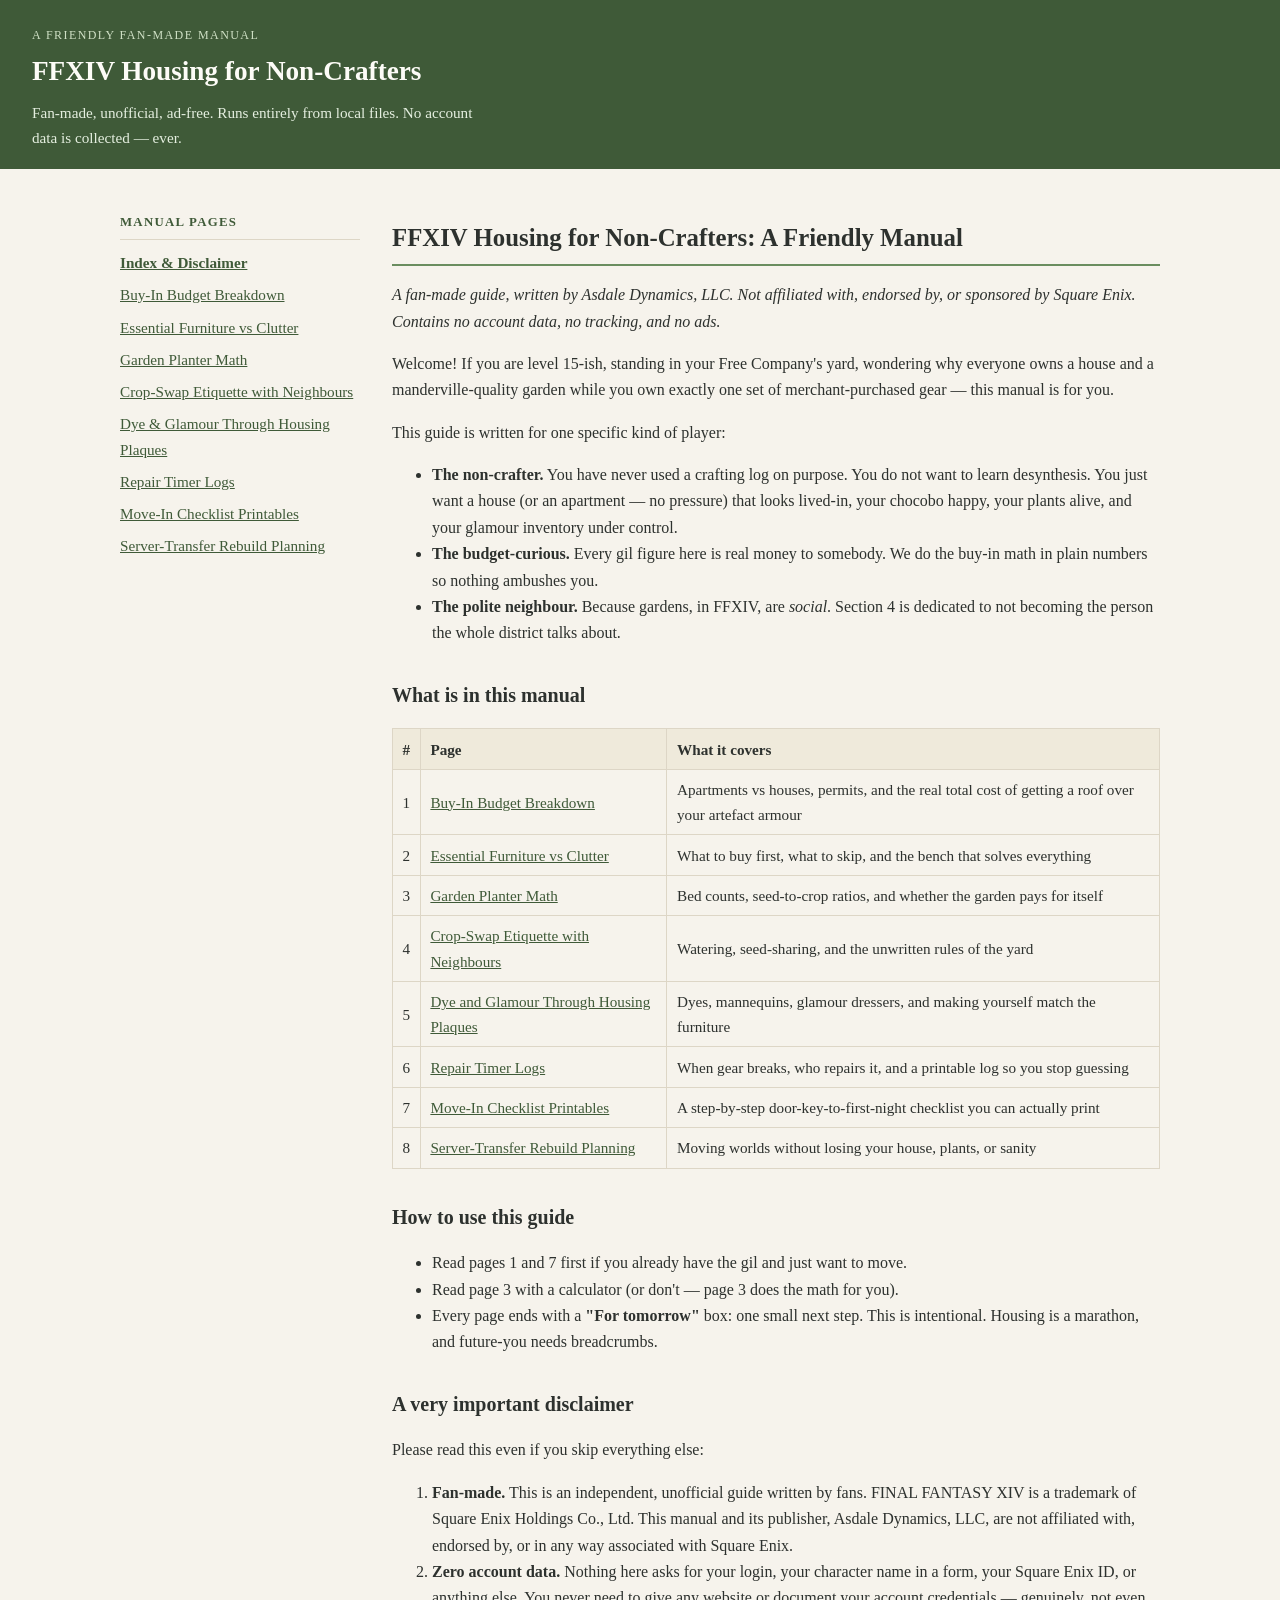
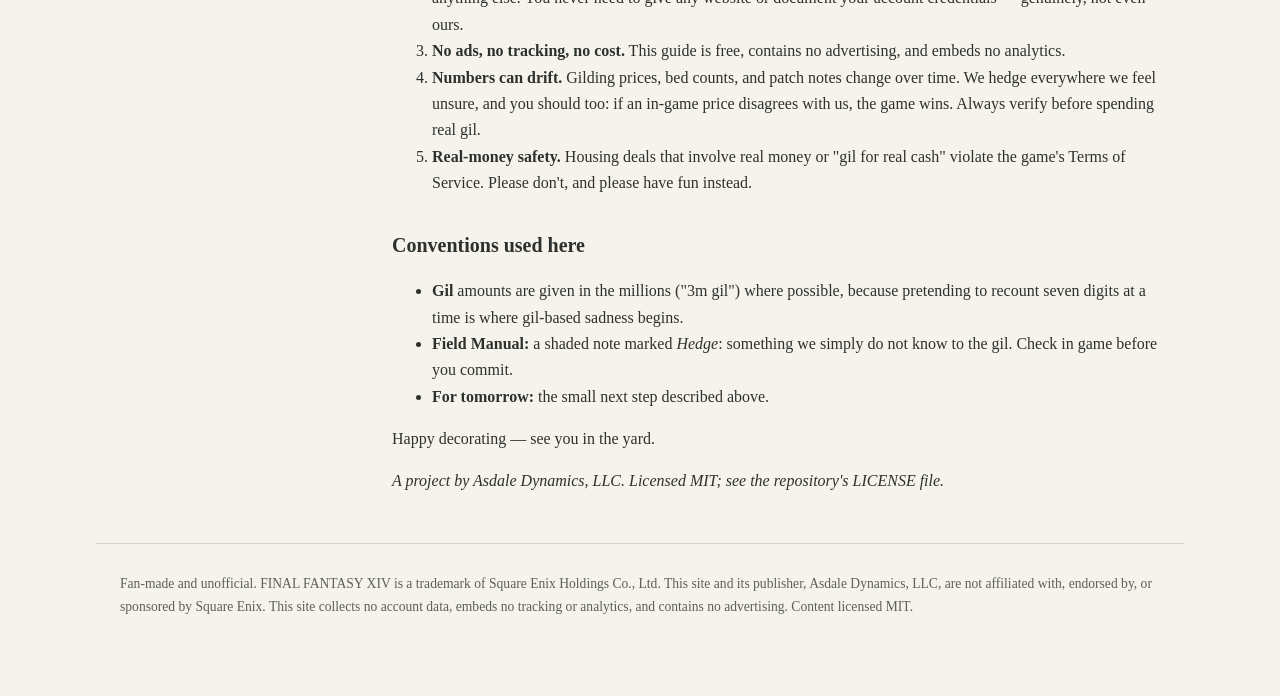
<file: site/index.html>
<!DOCTYPE html>
<html lang="en">
<head>
<meta charset="utf-8">
<meta name="viewport" content="width=device-width, initial-scale=1">
<meta name="robots" content="noindex, nofollow">
<meta name="description" content="FFXIV Housing for Non-Crafters: A Friendly Manual {#ffxiv-housing-for-noncrafters-a-friendly-manual} — A friendly fan-made manual. No ads, no tracking, no account data.">
<title>FFXIV Housing for Non-Crafters: A Friendly Manual {#ffxiv-housing-for-noncrafters-a-friendly-manual} — FFXIV Housing for Non-Crafters</title>
<link rel="stylesheet" href="assets/style.css">
</head>
<body>
<header class="site-header">
  <p class="kicker">A friendly fan-made manual</p>
  <h1 class="site-title"><a href="index.html">FFXIV Housing for Non-Crafters</a></h1>
  <p class="tagline">Fan-made, unofficial, ad-free. Runs entirely from local
  files. No account data is collected — ever.</p>
</header>
<div class="layout">
<nav aria-label="Manual pages">
  <h2 class="nav-title">Manual pages</h2>
  <ul class="nav-list">
<li class="active"><a href="index.html">Index &amp; Disclaimer</a></li>
<li><a href="01-buy-in-budget-breakdown.html">Buy-In Budget Breakdown</a></li>
<li><a href="02-essential-furniture-vs-clutter.html">Essential Furniture vs Clutter</a></li>
<li><a href="03-garden-planter-math.html">Garden Planter Math</a></li>
<li><a href="04-crop-swap-etiquette-with-neighbours.html">Crop-Swap Etiquette with Neighbours</a></li>
<li><a href="05-dye-and-glamour-through-housing-plaques.html">Dye &amp; Glamour Through Housing Plaques</a></li>
<li><a href="06-repair-timer-logs.html">Repair Timer Logs</a></li>
<li><a href="07-move-in-checklist-printables.html">Move-In Checklist Printables</a></li>
<li><a href="08-server-transfer-rebuild-planning.html">Server-Transfer Rebuild Planning</a></li>
  </ul>
</nav>
<main>
<h1 id="ffxiv-housing-for-noncrafters-a-friendly-manual">FFXIV Housing for Non-Crafters: A Friendly Manual</h1>
<p><em>A fan-made guide, written by Asdale Dynamics, LLC. Not affiliated with, endorsed by,
or sponsored by Square Enix. Contains no account data, no tracking, and no ads.</em></p>
<p>Welcome! If you are level 15-ish, standing in your Free Company's yard, wondering
why everyone owns a house and a manderville-quality garden while you own exactly
one set of merchant-purchased gear — this manual is for you.</p>
<p>This guide is written for one specific kind of player:</p>
<ul>
<li><strong>The non-crafter.</strong> You have never used a crafting log on purpose. You do not
  want to learn desynthesis. You just want a house (or an apartment — no pressure)
  that looks lived-in, your chocobo happy, your plants alive, and your glamour
  inventory under control.</li>
<li><strong>The budget-curious.</strong> Every gil figure here is real money to somebody. We do
  the buy-in math in plain numbers so nothing ambushes you.</li>
<li><strong>The polite neighbour.</strong> Because gardens, in FFXIV, are <em>social</em>. Section 4 is
  dedicated to not becoming the person the whole district talks about.</li>
</ul>
<h2 id="what-is-in-this-manual">What is in this manual</h2>
<table>
<thead>
<tr>
<th>#</th>
<th>Page</th>
<th>What it covers</th>
</tr>
</thead>
<tbody>
<tr>
<td>1</td>
<td><a href="01-buy-in-budget-breakdown.html">Buy-In Budget Breakdown</a></td>
<td>Apartments vs houses, permits, and the real total cost of getting a roof over your artefact armour</td>
</tr>
<tr>
<td>2</td>
<td><a href="02-essential-furniture-vs-clutter.html">Essential Furniture vs Clutter</a></td>
<td>What to buy first, what to skip, and the bench that solves everything</td>
</tr>
<tr>
<td>3</td>
<td><a href="03-garden-planter-math.html">Garden Planter Math</a></td>
<td>Bed counts, seed-to-crop ratios, and whether the garden pays for itself</td>
</tr>
<tr>
<td>4</td>
<td><a href="04-crop-swap-etiquette-with-neighbours.html">Crop-Swap Etiquette with Neighbours</a></td>
<td>Watering, seed-sharing, and the unwritten rules of the yard</td>
</tr>
<tr>
<td>5</td>
<td><a href="05-dye-and-glamour-through-housing-plaques.html">Dye and Glamour Through Housing Plaques</a></td>
<td>Dyes, mannequins, glamour dressers, and making yourself match the furniture</td>
</tr>
<tr>
<td>6</td>
<td><a href="06-repair-timer-logs.html">Repair Timer Logs</a></td>
<td>When gear breaks, who repairs it, and a printable log so you stop guessing</td>
</tr>
<tr>
<td>7</td>
<td><a href="07-move-in-checklist-printables.html">Move-In Checklist Printables</a></td>
<td>A step-by-step door-key-to-first-night checklist you can actually print</td>
</tr>
<tr>
<td>8</td>
<td><a href="08-server-transfer-rebuild-planning.html">Server-Transfer Rebuild Planning</a></td>
<td>Moving worlds without losing your house, plants, or sanity</td>
</tr>
</tbody>
</table>
<h2 id="how-to-use-this-guide">How to use this guide</h2>
<ul>
<li>Read pages 1 and 7 first if you already have the gil and just want to move.</li>
<li>Read page 3 with a calculator (or don't — page 3 does the math for you).</li>
<li>Every page ends with a <strong>"For tomorrow"</strong> box: one small next step. This is
  intentional. Housing is a marathon, and future-you needs breadcrumbs.</li>
</ul>
<h2 id="a-very-important-disclaimer">A very important disclaimer</h2>
<p>Please read this even if you skip everything else:</p>
<ol>
<li><strong>Fan-made.</strong> This is an independent, unofficial guide written by fans.
   FINAL FANTASY XIV is a trademark of Square Enix Holdings Co., Ltd. This manual
   and its publisher, Asdale Dynamics, LLC, are not affiliated with, endorsed by,
   or in any way associated with Square Enix.</li>
<li><strong>Zero account data.</strong> Nothing here asks for your login, your character name
   in a form, your Square Enix ID, or anything else. You never need to give any
   website or document your account credentials — genuinely, not even ours.</li>
<li><strong>No ads, no tracking, no cost.</strong> This guide is free, contains no advertising,
   and embeds no analytics.</li>
<li><strong>Numbers can drift.</strong> Gilding prices, bed counts, and patch notes change over
   time. We hedge everywhere we feel unsure, and you should too: if an in-game
   price disagrees with us, the game wins. Always verify before spending real gil.</li>
<li><strong>Real-money safety.</strong> Housing deals that involve real money or "gil for real
   cash" violate the game's Terms of Service. Please don't, and please have fun
   instead.</li>
</ol>
<h2 id="conventions-used-here">Conventions used here</h2>
<ul>
<li><strong>Gil</strong> amounts are given in the millions ("3m gil") where possible, because
  pretending to recount seven digits at a time is where gil-based sadness begins.</li>
<li><strong>Field Manual:</strong> a shaded note marked <em>Hedge</em>: something we simply do not know
  to the gil. Check in game before you commit.</li>
<li><strong>For tomorrow:</strong> the small next step described above.</li>
</ul>
<p>Happy decorating — see you in the yard.</p>
<p><em>A project by Asdale Dynamics, LLC. Licensed MIT; see the repository's</em>
<em>LICENSE file.</em></p>
</main>
</div>
<footer class="site-footer">
  <p>Fan-made and unofficial. FINAL FANTASY XIV is a trademark of Square Enix Holdings Co., Ltd. This site and its publisher, Asdale Dynamics, LLC, are not affiliated with, endorsed by, or sponsored by Square Enix. This site collects no account data, embeds no tracking or analytics, and contains no advertising. Content licensed MIT.</p>
</footer>
</body>
</html>
</file>
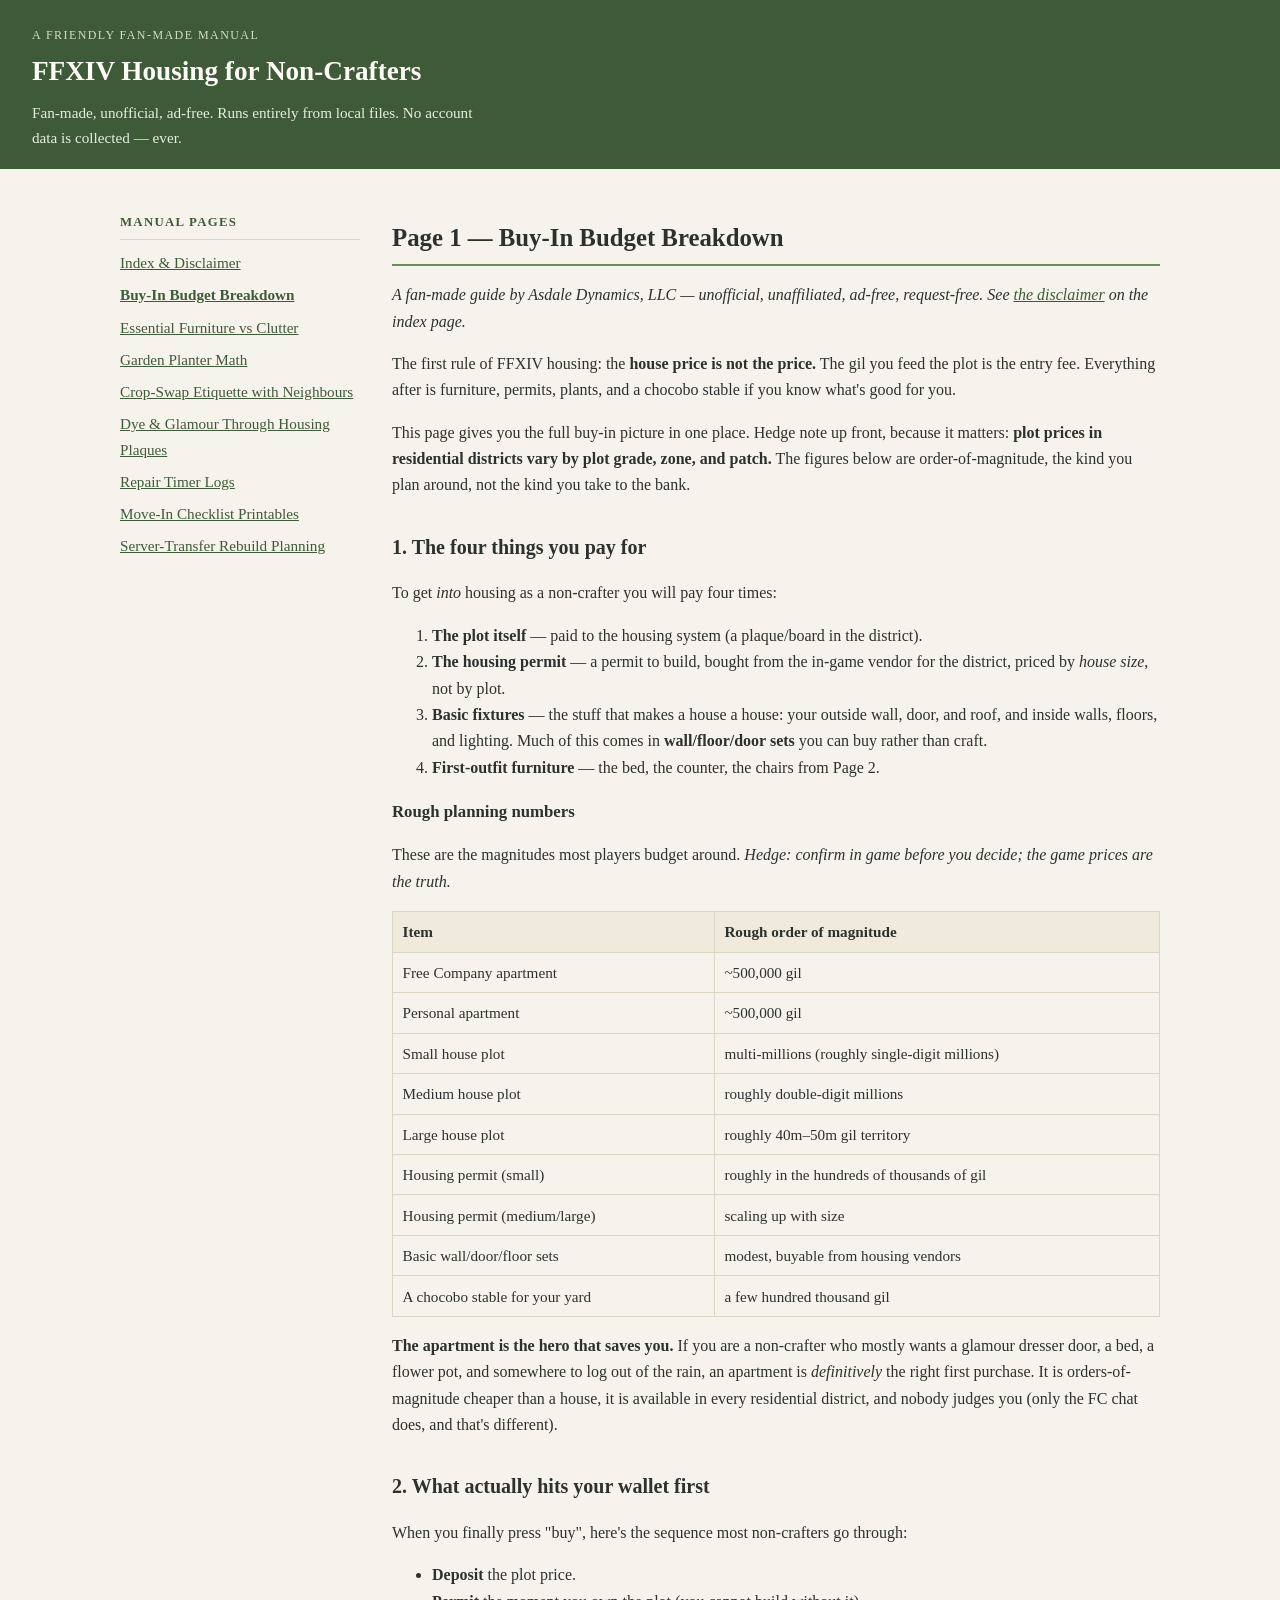
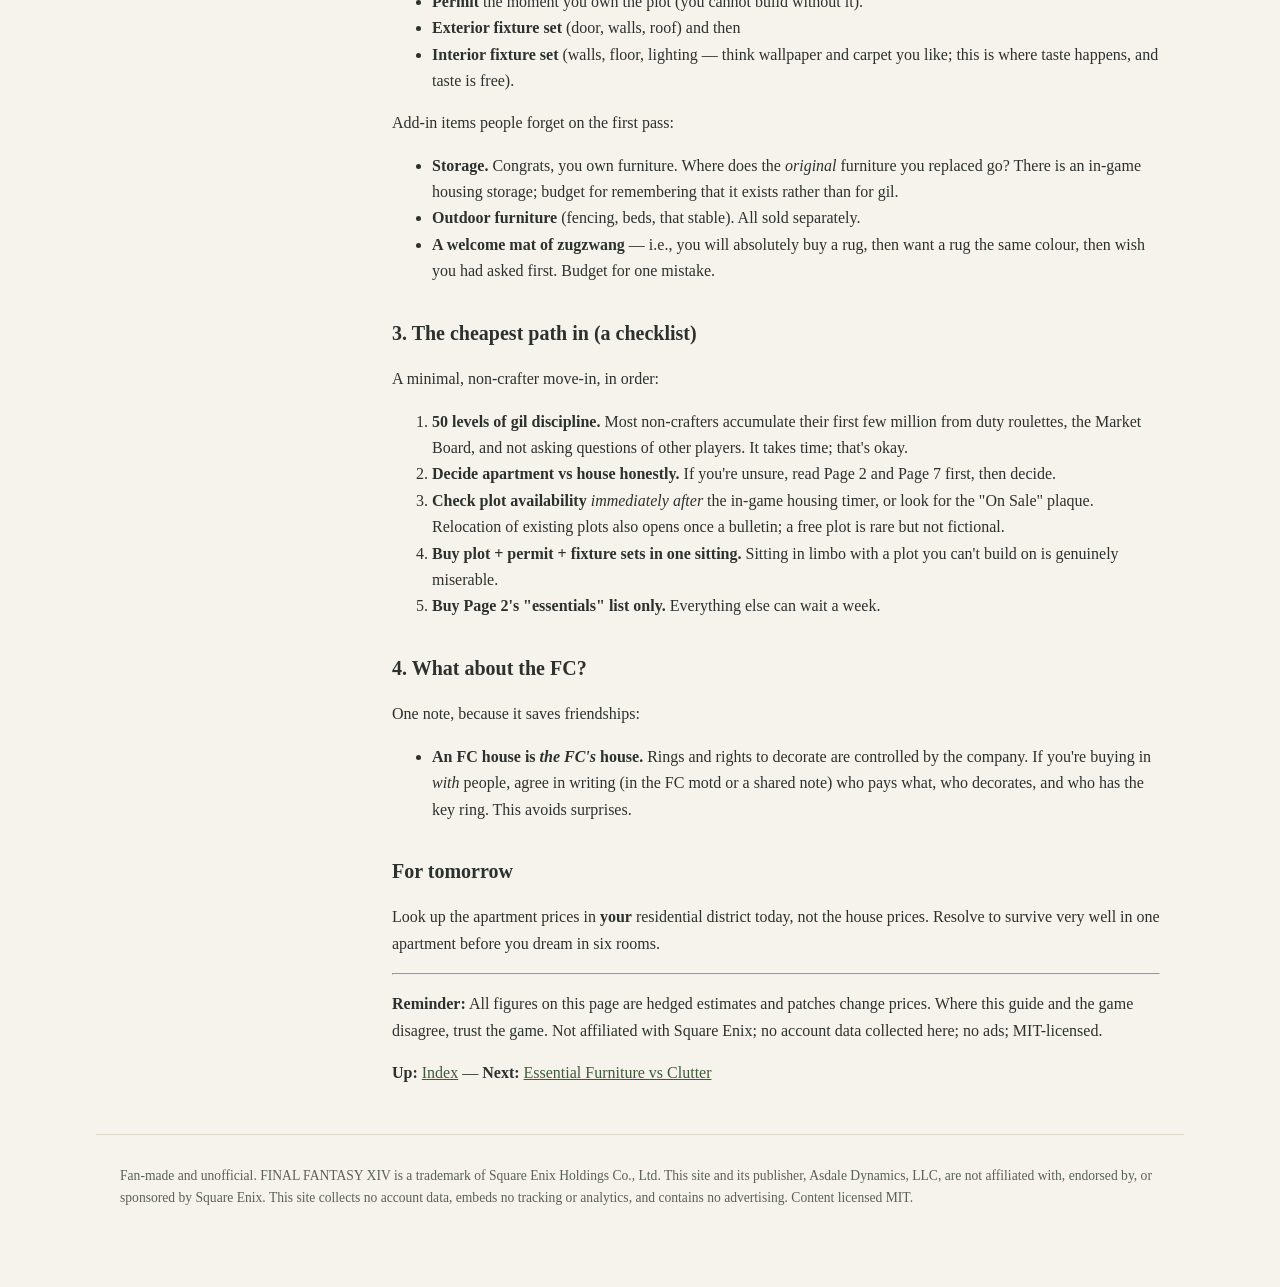
<file: site/01-buy-in-budget-breakdown.html>
<!DOCTYPE html>
<html lang="en">
<head>
<meta charset="utf-8">
<meta name="viewport" content="width=device-width, initial-scale=1">
<meta name="robots" content="noindex, nofollow">
<meta name="description" content="Page 1 — Buy-In Budget Breakdown {#page-1-buyin-budget-breakdown} — A friendly fan-made manual. No ads, no tracking, no account data.">
<title>Page 1 — Buy-In Budget Breakdown {#page-1-buyin-budget-breakdown} — FFXIV Housing for Non-Crafters</title>
<link rel="stylesheet" href="assets/style.css">
</head>
<body>
<header class="site-header">
  <p class="kicker">A friendly fan-made manual</p>
  <h1 class="site-title"><a href="index.html">FFXIV Housing for Non-Crafters</a></h1>
  <p class="tagline">Fan-made, unofficial, ad-free. Runs entirely from local
  files. No account data is collected — ever.</p>
</header>
<div class="layout">
<nav aria-label="Manual pages">
  <h2 class="nav-title">Manual pages</h2>
  <ul class="nav-list">
<li><a href="index.html">Index &amp; Disclaimer</a></li>
<li class="active"><a href="01-buy-in-budget-breakdown.html">Buy-In Budget Breakdown</a></li>
<li><a href="02-essential-furniture-vs-clutter.html">Essential Furniture vs Clutter</a></li>
<li><a href="03-garden-planter-math.html">Garden Planter Math</a></li>
<li><a href="04-crop-swap-etiquette-with-neighbours.html">Crop-Swap Etiquette with Neighbours</a></li>
<li><a href="05-dye-and-glamour-through-housing-plaques.html">Dye &amp; Glamour Through Housing Plaques</a></li>
<li><a href="06-repair-timer-logs.html">Repair Timer Logs</a></li>
<li><a href="07-move-in-checklist-printables.html">Move-In Checklist Printables</a></li>
<li><a href="08-server-transfer-rebuild-planning.html">Server-Transfer Rebuild Planning</a></li>
  </ul>
</nav>
<main>
<h1 id="page-1-buyin-budget-breakdown">Page 1 — Buy-In Budget Breakdown</h1>
<p><em>A fan-made guide by Asdale Dynamics, LLC — unofficial, unaffiliated, ad-free,
request-free. See <a href="index.html#a-very-important-disclaimer">the disclaimer</a> on
the index page.</em></p>
<p>The first rule of FFXIV housing: the <strong>house price is not the price.</strong> The gil you
feed the plot is the entry fee. Everything after is furniture, permits, plants,
and a chocobo stable if you know what's good for you.</p>
<p>This page gives you the full buy-in picture in one place. Hedge note up front,
because it matters: <strong>plot prices in residential districts vary by plot grade,
zone, and patch.</strong> The figures below are order-of-magnitude, the kind you plan
around, not the kind you take to the bank.</p>
<h2 id="1-the-four-things-you-pay-for">1. The four things you pay for</h2>
<p>To get <em>into</em> housing as a non-crafter you will pay four times:</p>
<ol>
<li><strong>The plot itself</strong> — paid to the housing system (a plaque/board in the district).</li>
<li><strong>The housing permit</strong> — a permit to build, bought from the in-game vendor for
   the district, priced by <em>house size</em>, not by plot.</li>
<li><strong>Basic fixtures</strong> — the stuff that makes a house a house: your outside wall,
   door, and roof, and inside walls, floors, and lighting. Much of this comes in
   <strong>wall/floor/door sets</strong> you can buy rather than craft.</li>
<li><strong>First-outfit furniture</strong> — the bed, the counter, the chairs from Page 2.</li>
</ol>
<h3 id="rough-planning-numbers">Rough planning numbers</h3>
<p>These are the magnitudes most players budget around. <em>Hedge: confirm in game
before you decide; the game prices are the truth.</em></p>
<table>
<thead>
<tr>
<th>Item</th>
<th>Rough order of magnitude</th>
</tr>
</thead>
<tbody>
<tr>
<td>Free Company apartment</td>
<td>~500,000 gil</td>
</tr>
<tr>
<td>Personal apartment</td>
<td>~500,000 gil</td>
</tr>
<tr>
<td>Small house plot</td>
<td>multi-millions (roughly single-digit millions)</td>
</tr>
<tr>
<td>Medium house plot</td>
<td>roughly double-digit millions</td>
</tr>
<tr>
<td>Large house plot</td>
<td>roughly 40m–50m gil territory</td>
</tr>
<tr>
<td>Housing permit (small)</td>
<td>roughly in the hundreds of thousands of gil</td>
</tr>
<tr>
<td>Housing permit (medium/large)</td>
<td>scaling up with size</td>
</tr>
<tr>
<td>Basic wall/door/floor sets</td>
<td>modest, buyable from housing vendors</td>
</tr>
<tr>
<td>A chocobo stable for your yard</td>
<td>a few hundred thousand gil</td>
</tr>
</tbody>
</table>
<p><strong>The apartment is the hero that saves you.</strong> If you are a non-crafter who
mostly wants a glamour dresser door, a bed, a flower pot, and somewhere to log
out of the rain, an apartment is <em>definitively</em> the right first purchase. It is
orders-of-magnitude cheaper than a house, it is available in every residential
district, and nobody judges you (only the FC chat does, and that's different).</p>
<h2 id="2-what-actually-hits-your-wallet-first">2. What actually hits your wallet first</h2>
<p>When you finally press "buy", here's the sequence most non-crafters go through:</p>
<ul>
<li><strong>Deposit</strong> the plot price.</li>
<li><strong>Permit</strong> the moment you own the plot (you cannot build without it).</li>
<li><strong>Exterior fixture set</strong> (door, walls, roof) and then</li>
<li><strong>Interior fixture set</strong> (walls, floor, lighting — think wallpaper and carpet
  you like; this is where taste happens, and taste is free).</li>
</ul>
<p>Add-in items people forget on the first pass:</p>
<ul>
<li><strong>Storage.</strong> Congrats, you own furniture. Where does the <em>original</em> furniture
  you replaced go? There is an in-game housing storage; budget for remembering
  that it exists rather than for gil.</li>
<li><strong>Outdoor furniture</strong> (fencing, beds, that stable). All sold separately.</li>
<li><strong>A welcome mat of zugzwang</strong> — i.e., you will absolutely buy a rug, then want
  a rug the same colour, then wish you had asked first. Budget for one mistake.</li>
</ul>
<h2 id="3-the-cheapest-path-in-a-checklist">3. The cheapest path in (a checklist)</h2>
<p>A minimal, non-crafter move-in, in order:</p>
<ol>
<li><strong>50 levels of gil discipline.</strong> Most non-crafters accumulate their first few
   million from duty roulettes, the Market Board, and not asking questions of
   other players. It takes time; that's okay.</li>
<li><strong>Decide apartment vs house honestly.</strong> If you're unsure, read Page 2 and
   Page 7 first, then decide.</li>
<li><strong>Check plot availability</strong> <em>immediately after</em> the in-game housing timer, or
   look for the "On Sale" plaque. Relocation of existing plots also opens once a
   bulletin; a free plot is rare but not fictional.</li>
<li><strong>Buy plot + permit + fixture sets in one sitting.</strong> Sitting in limbo with a
   plot you can't build on is genuinely miserable.</li>
<li><strong>Buy Page 2's "essentials" list only.</strong> Everything else can wait a week.</li>
</ol>
<h2 id="4-what-about-the-fc">4. What about the FC?</h2>
<p>One note, because it saves friendships:</p>
<ul>
<li><strong>An FC house is <em>the FC's</em> house.</strong> Rings and rights to decorate are
  controlled by the company. If you're buying in <em>with</em> people, agree in writing
  (in the FC motd or a shared note) who pays what, who decorates, and who has
  the key ring. This avoids surprises.</li>
</ul>
<h2 id="for-tomorrow">For tomorrow</h2>
<p>Look up the apartment prices in <strong>your</strong> residential district today, not the
house prices. Resolve to survive very well in one apartment before you dream in
six rooms.</p>
<hr />
<p><strong>Reminder:</strong> All figures on this page are hedged estimates and patches change
prices. Where this guide and the game disagree, trust the game. Not affiliated
with Square Enix; no account data collected here; no ads; MIT-licensed.</p>
<p><strong>Up:</strong> <a href="index.html">Index</a> — <strong>Next:</strong> <a href="02-essential-furniture-vs-clutter.html">Essential Furniture vs Clutter</a></p>
</main>
</div>
<footer class="site-footer">
  <p>Fan-made and unofficial. FINAL FANTASY XIV is a trademark of Square Enix Holdings Co., Ltd. This site and its publisher, Asdale Dynamics, LLC, are not affiliated with, endorsed by, or sponsored by Square Enix. This site collects no account data, embeds no tracking or analytics, and contains no advertising. Content licensed MIT.</p>
</footer>
</body>
</html>
</file>
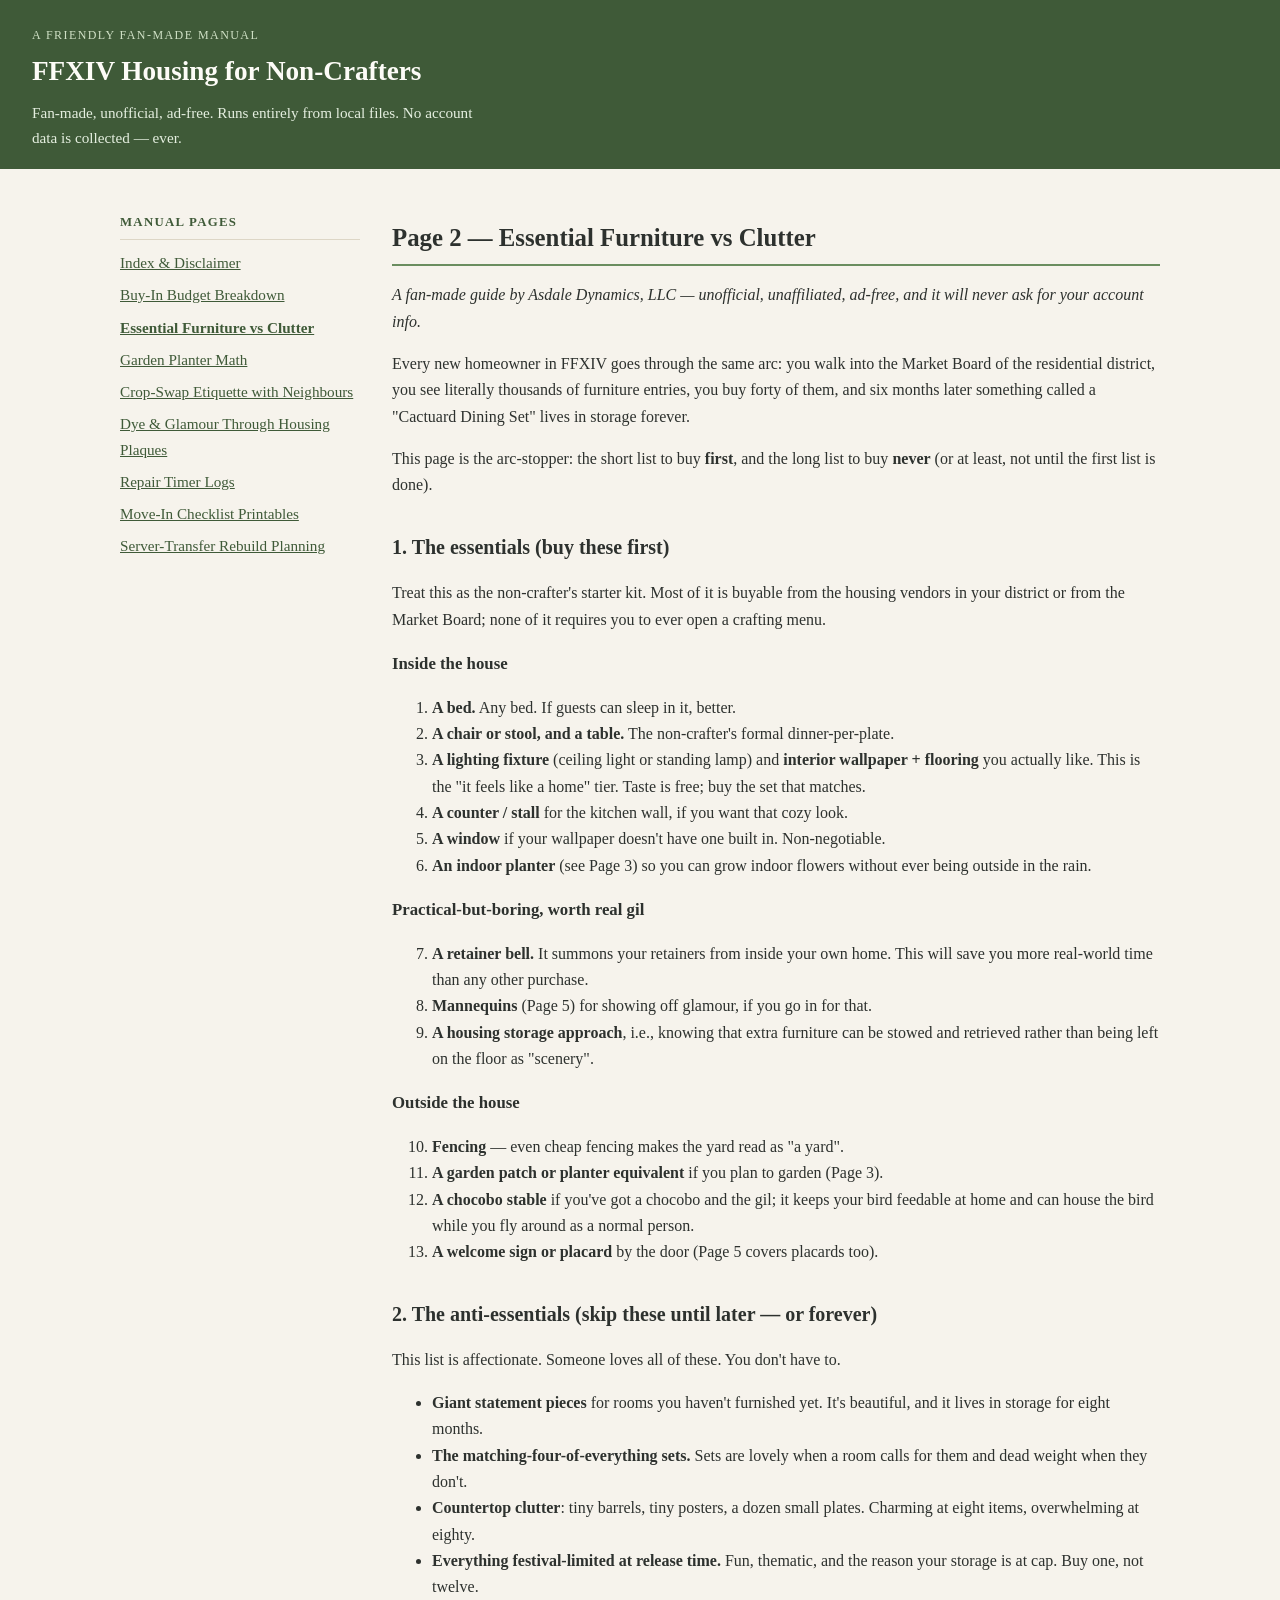
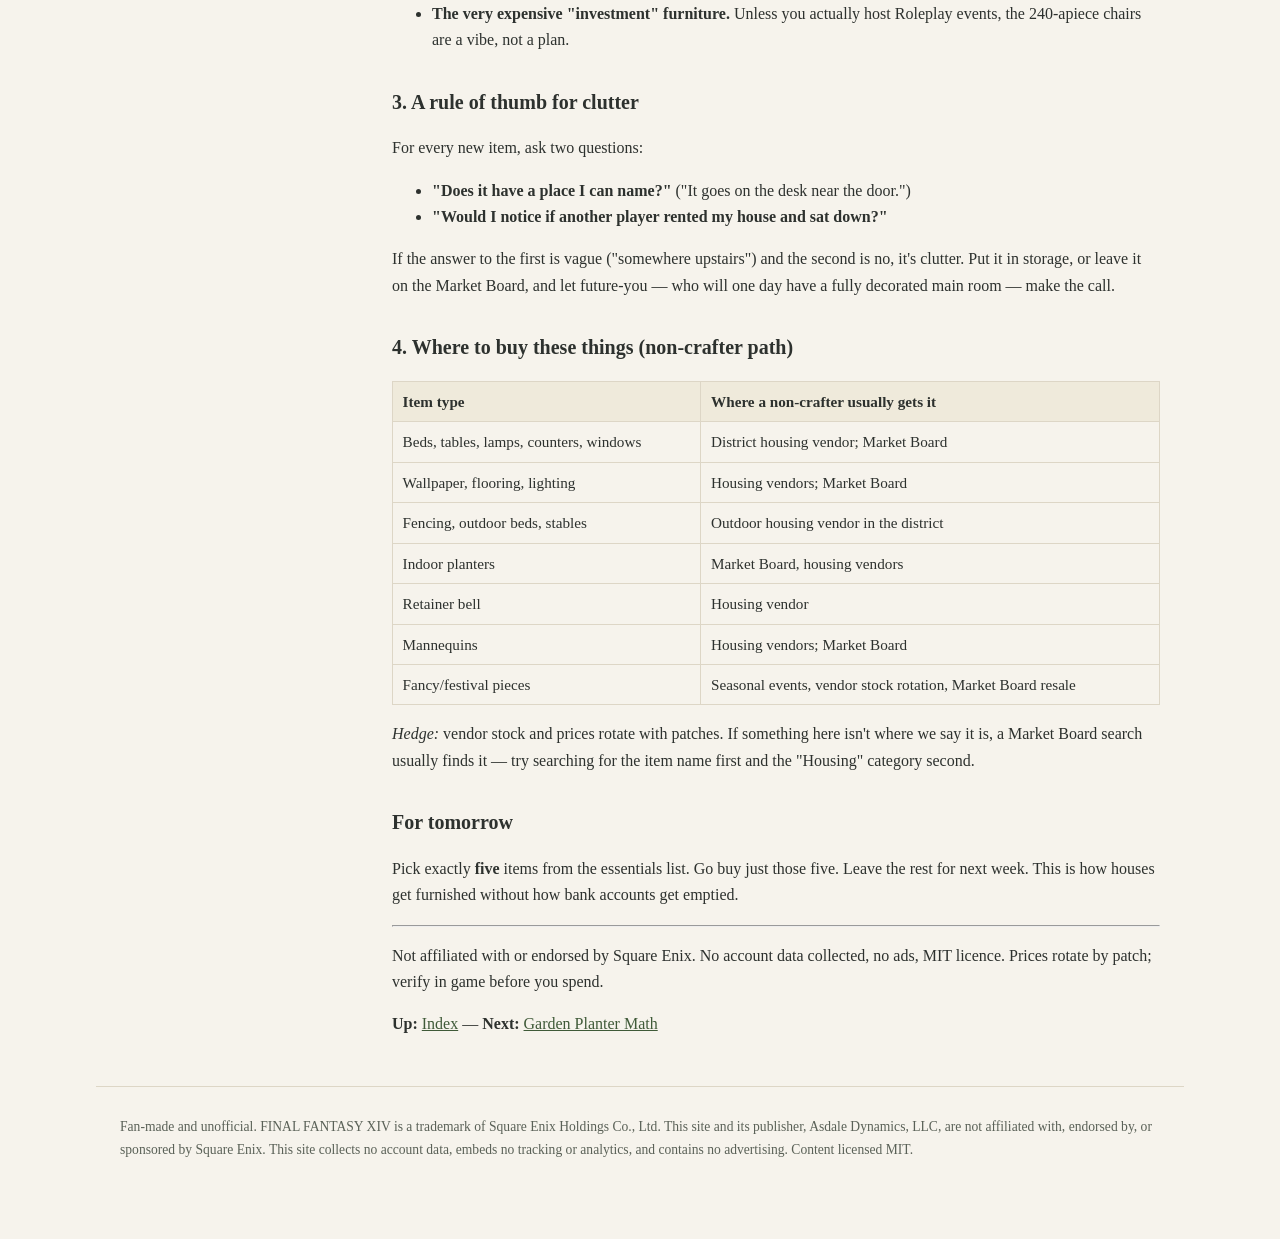
<file: site/02-essential-furniture-vs-clutter.html>
<!DOCTYPE html>
<html lang="en">
<head>
<meta charset="utf-8">
<meta name="viewport" content="width=device-width, initial-scale=1">
<meta name="robots" content="noindex, nofollow">
<meta name="description" content="Page 2 — Essential Furniture vs Clutter {#page-2-essential-furniture-vs-clutter} — A friendly fan-made manual. No ads, no tracking, no account data.">
<title>Page 2 — Essential Furniture vs Clutter {#page-2-essential-furniture-vs-clutter} — FFXIV Housing for Non-Crafters</title>
<link rel="stylesheet" href="assets/style.css">
</head>
<body>
<header class="site-header">
  <p class="kicker">A friendly fan-made manual</p>
  <h1 class="site-title"><a href="index.html">FFXIV Housing for Non-Crafters</a></h1>
  <p class="tagline">Fan-made, unofficial, ad-free. Runs entirely from local
  files. No account data is collected — ever.</p>
</header>
<div class="layout">
<nav aria-label="Manual pages">
  <h2 class="nav-title">Manual pages</h2>
  <ul class="nav-list">
<li><a href="index.html">Index &amp; Disclaimer</a></li>
<li><a href="01-buy-in-budget-breakdown.html">Buy-In Budget Breakdown</a></li>
<li class="active"><a href="02-essential-furniture-vs-clutter.html">Essential Furniture vs Clutter</a></li>
<li><a href="03-garden-planter-math.html">Garden Planter Math</a></li>
<li><a href="04-crop-swap-etiquette-with-neighbours.html">Crop-Swap Etiquette with Neighbours</a></li>
<li><a href="05-dye-and-glamour-through-housing-plaques.html">Dye &amp; Glamour Through Housing Plaques</a></li>
<li><a href="06-repair-timer-logs.html">Repair Timer Logs</a></li>
<li><a href="07-move-in-checklist-printables.html">Move-In Checklist Printables</a></li>
<li><a href="08-server-transfer-rebuild-planning.html">Server-Transfer Rebuild Planning</a></li>
  </ul>
</nav>
<main>
<h1 id="page-2-essential-furniture-vs-clutter">Page 2 — Essential Furniture vs Clutter</h1>
<p><em>A fan-made guide by Asdale Dynamics, LLC — unofficial, unaffiliated, ad-free,
and it will never ask for your account info.</em></p>
<p>Every new homeowner in FFXIV goes through the same arc: you walk into the Market
Board of the residential district, you see literally thousands of furniture
entries, you buy forty of them, and six months later something called a
"Cactuard Dining Set" lives in storage forever.</p>
<p>This page is the arc-stopper: the short list to buy <strong>first</strong>, and the long list
to buy <strong>never</strong> (or at least, not until the first list is done).</p>
<h2 id="1-the-essentials-buy-these-first">1. The essentials (buy these first)</h2>
<p>Treat this as the non-crafter's starter kit. Most of it is buyable from the
housing vendors in your district or from the Market Board; none of it requires
you to ever open a crafting menu.</p>
<h3 id="inside-the-house">Inside the house</h3>
<ol>
<li><strong>A bed.</strong> Any bed. If guests can sleep in it, better.</li>
<li><strong>A chair or stool, and a table.</strong> The non-crafter's formal dinner-per-plate.</li>
<li><strong>A lighting fixture</strong> (ceiling light or standing lamp) and <strong>interior
   wallpaper + flooring</strong> you actually like. This is the "it feels like a home"
   tier. Taste is free; buy the set that matches.</li>
<li><strong>A counter / stall</strong> for the kitchen wall, if you want that cozy look.</li>
<li><strong>A window</strong> if your wallpaper doesn't have one built in. Non-negotiable.</li>
<li><strong>An indoor planter</strong> (see Page 3) so you can grow indoor flowers without
   ever being outside in the rain.</li>
</ol>
<h3 id="practicalbutboring-worth-real-gil">Practical-but-boring, worth real gil</h3>
<ol start="7">
<li><strong>A retainer bell.</strong> It summons your retainers from inside your own home.
    This will save you more real-world time than any other purchase.</li>
<li><strong>Mannequins</strong> (Page 5) for showing off glamour, if you go in for that.</li>
<li><strong>A housing storage approach</strong>, i.e., knowing that extra furniture can be
    stowed and retrieved rather than being left on the floor as "scenery".</li>
</ol>
<h3 id="outside-the-house">Outside the house</h3>
<ol start="10">
<li><strong>Fencing</strong> — even cheap fencing makes the yard read as "a yard".</li>
<li><strong>A garden patch or planter equivalent</strong> if you plan to garden (Page 3).</li>
<li><strong>A chocobo stable</strong> if you've got a chocobo and the gil; it keeps your
    bird feedable at home and can house the bird while you fly around as a
    normal person.</li>
<li><strong>A welcome sign or placard</strong> by the door (Page 5 covers placards too).</li>
</ol>
<h2 id="2-the-antiessentials-skip-these-until-later-or-forever">2. The anti-essentials (skip these until later — or forever)</h2>
<p>This list is affectionate. Someone loves all of these. You don't have to.</p>
<ul>
<li><strong>Giant statement pieces</strong> for rooms you haven't furnished yet. It's beautiful,
  and it lives in storage for eight months.</li>
<li><strong>The matching-four-of-everything sets.</strong> Sets are lovely when a room calls
  for them and dead weight when they don't.</li>
<li><strong>Countertop clutter</strong>: tiny barrels, tiny posters, a dozen small plates.
  Charming at eight items, overwhelming at eighty.</li>
<li><strong>Everything festival-limited at release time.</strong> Fun, thematic, and the reason
  your storage is at cap. Buy one, not twelve.</li>
<li><strong>The very expensive "investment" furniture.</strong> Unless you actually host
  Roleplay events, the 240-apiece chairs are a vibe, not a plan.</li>
</ul>
<h2 id="3-a-rule-of-thumb-for-clutter">3. A rule of thumb for clutter</h2>
<p>For every new item, ask two questions:</p>
<ul>
<li><strong>"Does it have a place I can name?"</strong> ("It goes on the desk near the door.")</li>
<li><strong>"Would I notice if another player rented my house and sat down?"</strong></li>
</ul>
<p>If the answer to the first is vague ("somewhere upstairs") and the second is no,
it's clutter. Put it in storage, or leave it on the Market Board, and let
future-you — who will one day have a fully decorated main room — make the call.</p>
<h2 id="4-where-to-buy-these-things-noncrafter-path">4. Where to buy these things (non-crafter path)</h2>
<table>
<thead>
<tr>
<th>Item type</th>
<th>Where a non-crafter usually gets it</th>
</tr>
</thead>
<tbody>
<tr>
<td>Beds, tables, lamps, counters, windows</td>
<td>District housing vendor; Market Board</td>
</tr>
<tr>
<td>Wallpaper, flooring, lighting</td>
<td>Housing vendors; Market Board</td>
</tr>
<tr>
<td>Fencing, outdoor beds, stables</td>
<td>Outdoor housing vendor in the district</td>
</tr>
<tr>
<td>Indoor planters</td>
<td>Market Board, housing vendors</td>
</tr>
<tr>
<td>Retainer bell</td>
<td>Housing vendor</td>
</tr>
<tr>
<td>Mannequins</td>
<td>Housing vendors; Market Board</td>
</tr>
<tr>
<td>Fancy/festival pieces</td>
<td>Seasonal events, vendor stock rotation, Market Board resale</td>
</tr>
</tbody>
</table>
<p><em>Hedge:</em> vendor stock and prices rotate with patches. If something here isn't
where we say it is, a Market Board search usually finds it — try searching for
the item name first and the "Housing" category second.</p>
<h2 id="for-tomorrow">For tomorrow</h2>
<p>Pick exactly <strong>five</strong> items from the essentials list. Go buy just those five.
Leave the rest for next week. This is how houses get furnished without how
bank accounts get emptied.</p>
<hr />
<p>Not affiliated with or endorsed by Square Enix. No account data collected, no
ads, MIT licence. Prices rotate by patch; verify in game before you spend.</p>
<p><strong>Up:</strong> <a href="index.html">Index</a> — <strong>Next:</strong> <a href="03-garden-planter-math.html">Garden Planter Math</a></p>
</main>
</div>
<footer class="site-footer">
  <p>Fan-made and unofficial. FINAL FANTASY XIV is a trademark of Square Enix Holdings Co., Ltd. This site and its publisher, Asdale Dynamics, LLC, are not affiliated with, endorsed by, or sponsored by Square Enix. This site collects no account data, embeds no tracking or analytics, and contains no advertising. Content licensed MIT.</p>
</footer>
</body>
</html>
</file>
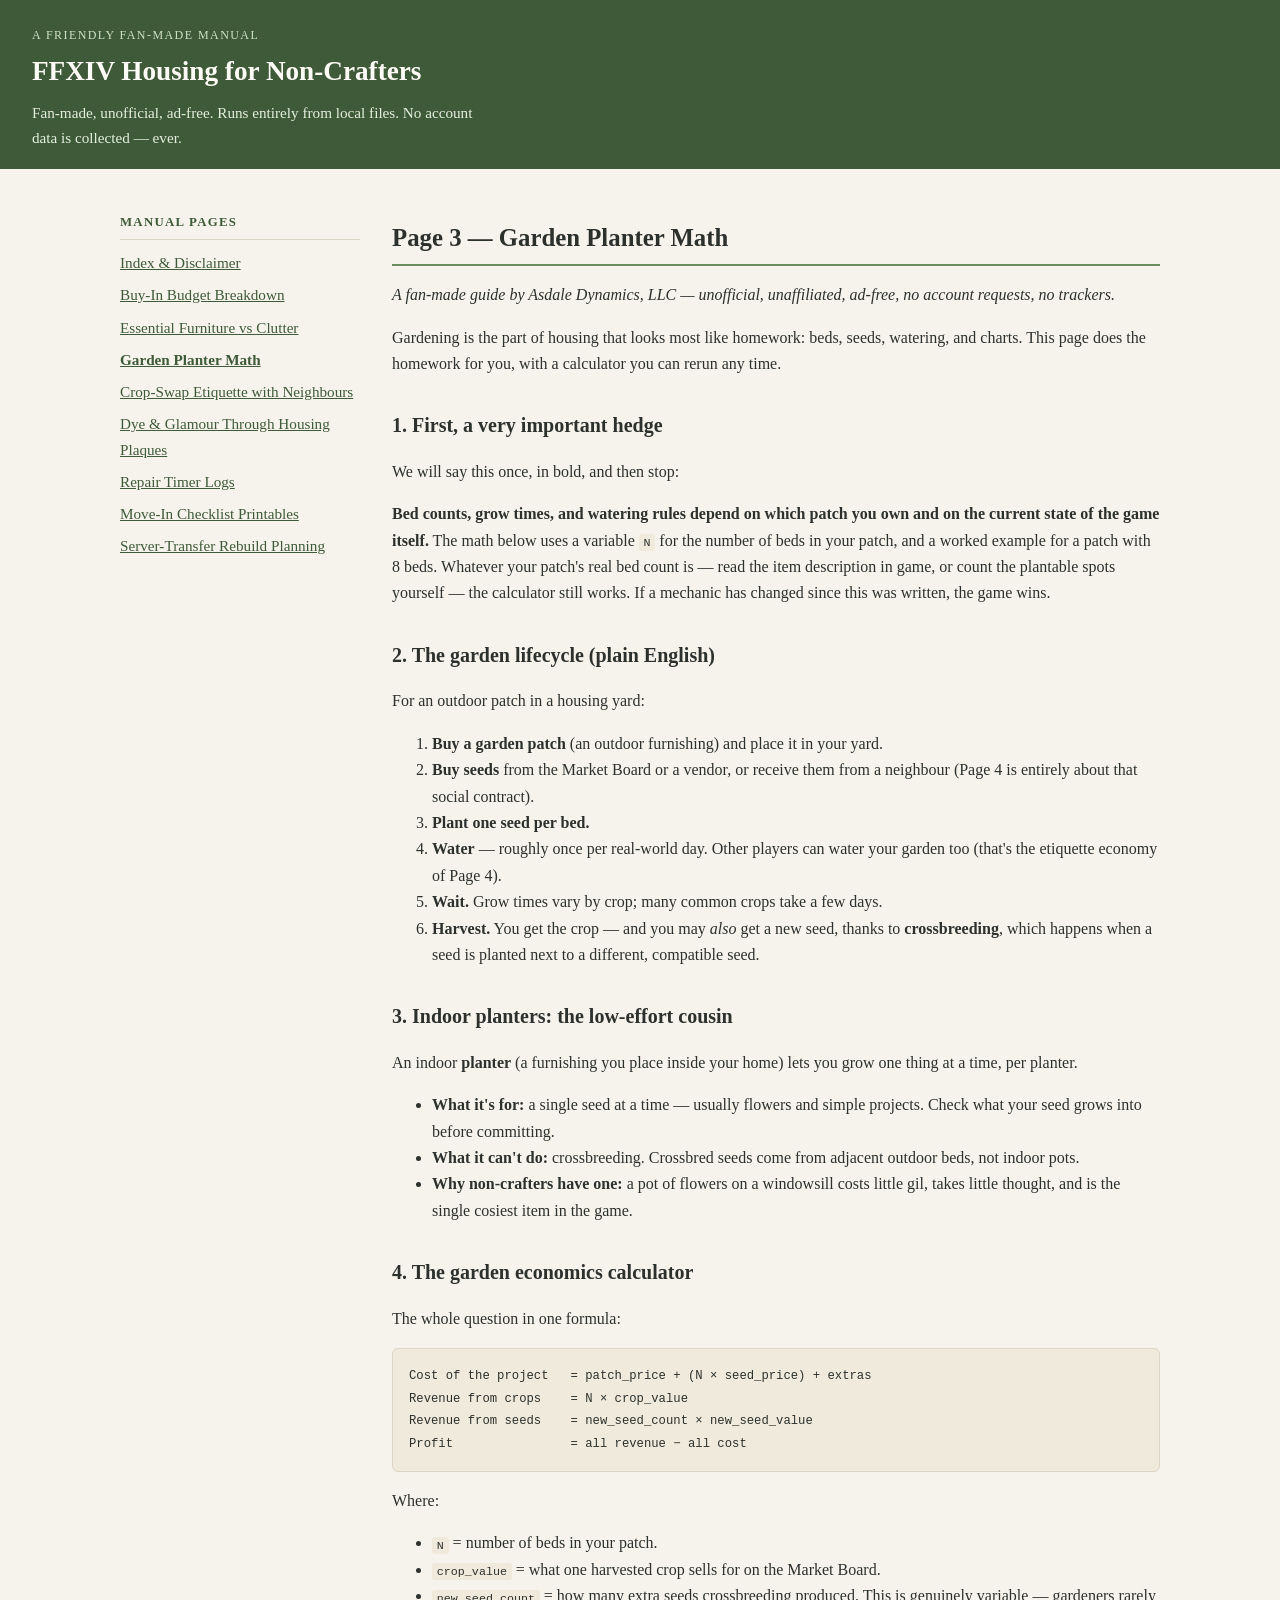
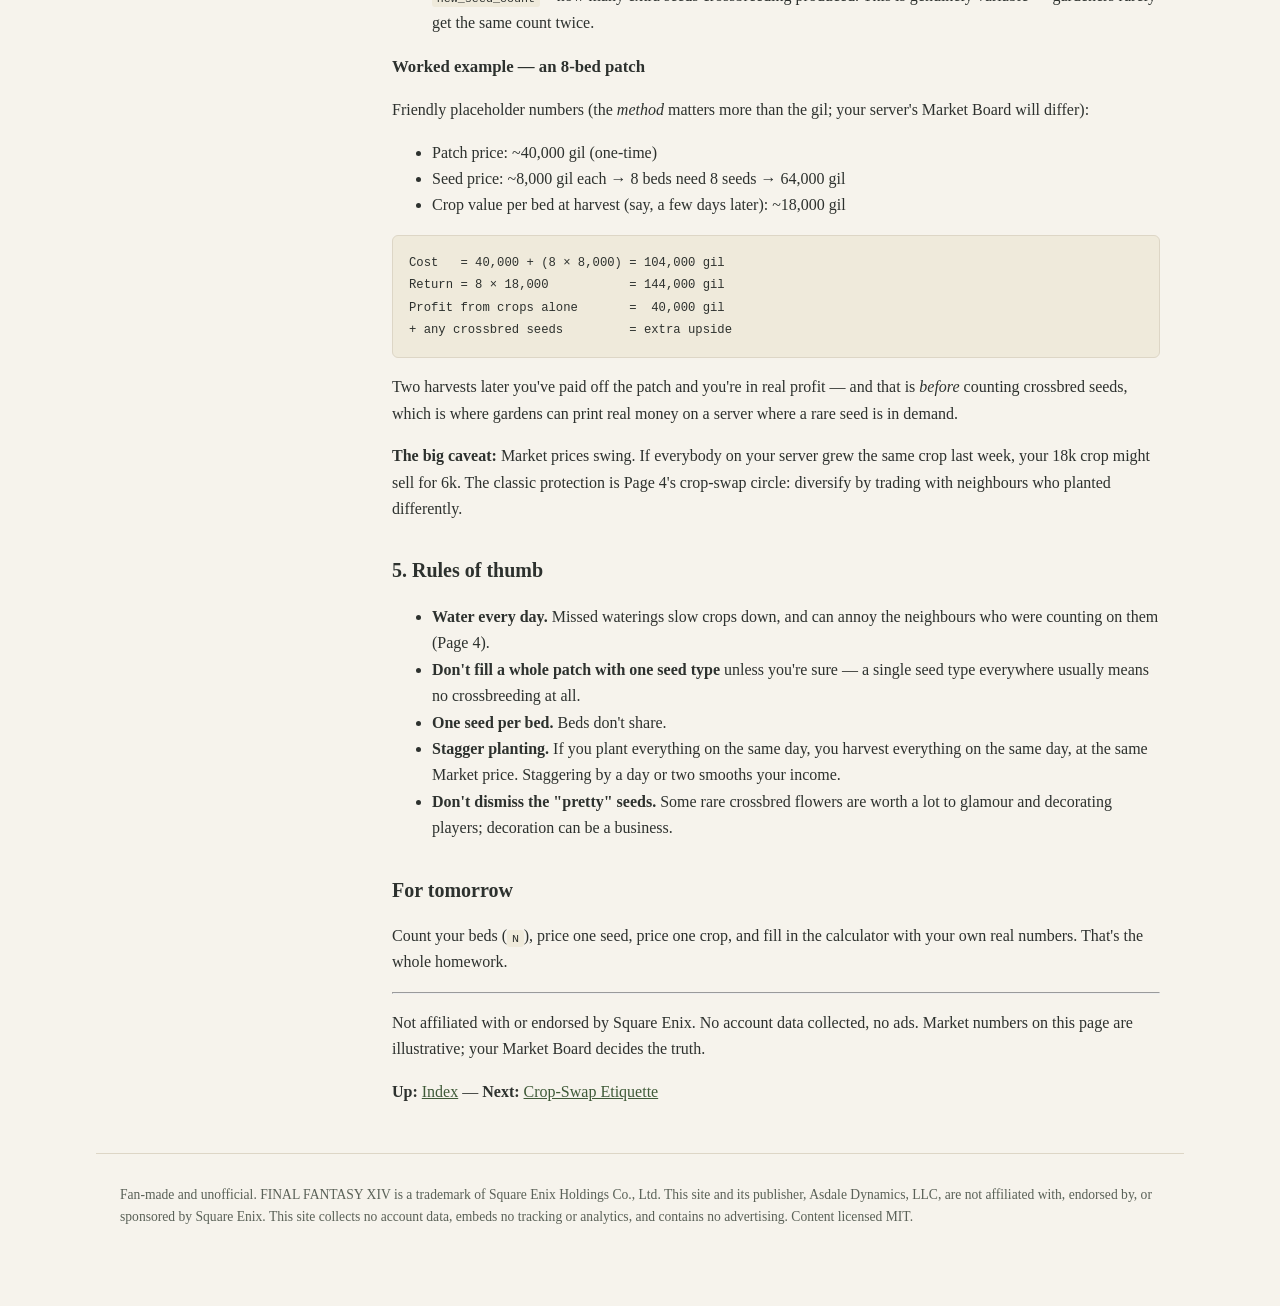
<file: site/03-garden-planter-math.html>
<!DOCTYPE html>
<html lang="en">
<head>
<meta charset="utf-8">
<meta name="viewport" content="width=device-width, initial-scale=1">
<meta name="robots" content="noindex, nofollow">
<meta name="description" content="Page 3 — Garden Planter Math {#page-3-garden-planter-math} — A friendly fan-made manual. No ads, no tracking, no account data.">
<title>Page 3 — Garden Planter Math {#page-3-garden-planter-math} — FFXIV Housing for Non-Crafters</title>
<link rel="stylesheet" href="assets/style.css">
</head>
<body>
<header class="site-header">
  <p class="kicker">A friendly fan-made manual</p>
  <h1 class="site-title"><a href="index.html">FFXIV Housing for Non-Crafters</a></h1>
  <p class="tagline">Fan-made, unofficial, ad-free. Runs entirely from local
  files. No account data is collected — ever.</p>
</header>
<div class="layout">
<nav aria-label="Manual pages">
  <h2 class="nav-title">Manual pages</h2>
  <ul class="nav-list">
<li><a href="index.html">Index &amp; Disclaimer</a></li>
<li><a href="01-buy-in-budget-breakdown.html">Buy-In Budget Breakdown</a></li>
<li><a href="02-essential-furniture-vs-clutter.html">Essential Furniture vs Clutter</a></li>
<li class="active"><a href="03-garden-planter-math.html">Garden Planter Math</a></li>
<li><a href="04-crop-swap-etiquette-with-neighbours.html">Crop-Swap Etiquette with Neighbours</a></li>
<li><a href="05-dye-and-glamour-through-housing-plaques.html">Dye &amp; Glamour Through Housing Plaques</a></li>
<li><a href="06-repair-timer-logs.html">Repair Timer Logs</a></li>
<li><a href="07-move-in-checklist-printables.html">Move-In Checklist Printables</a></li>
<li><a href="08-server-transfer-rebuild-planning.html">Server-Transfer Rebuild Planning</a></li>
  </ul>
</nav>
<main>
<h1 id="page-3-garden-planter-math">Page 3 — Garden Planter Math</h1>
<p><em>A fan-made guide by Asdale Dynamics, LLC — unofficial, unaffiliated, ad-free,
no account requests, no trackers.</em></p>
<p>Gardening is the part of housing that looks most like homework: beds, seeds,
watering, and charts. This page does the homework for you, with a calculator
you can rerun any time.</p>
<h2 id="1-first-a-very-important-hedge">1. First, a very important hedge</h2>
<p>We will say this once, in bold, and then stop:</p>
<p><strong>Bed counts, grow times, and watering rules depend on which patch you own and
on the current state of the game itself.</strong> The math below uses a variable <code>N</code>
for the number of beds in your patch, and a worked example for a patch with
8 beds. Whatever your patch's real bed count is — read the item description in
game, or count the plantable spots yourself — the calculator still works. If a
mechanic has changed since this was written, the game wins.</p>
<h2 id="2-the-garden-lifecycle-plain-english">2. The garden lifecycle (plain English)</h2>
<p>For an outdoor patch in a housing yard:</p>
<ol>
<li><strong>Buy a garden patch</strong> (an outdoor furnishing) and place it in your yard.</li>
<li><strong>Buy seeds</strong> from the Market Board or a vendor, or receive them from a
   neighbour (Page 4 is entirely about that social contract).</li>
<li><strong>Plant one seed per bed.</strong></li>
<li><strong>Water</strong> — roughly once per real-world day. Other players can water your
   garden too (that's the etiquette economy of Page 4).</li>
<li><strong>Wait.</strong> Grow times vary by crop; many common crops take a few days.</li>
<li><strong>Harvest.</strong> You get the crop — and you may <em>also</em> get a new seed, thanks to
   <strong>crossbreeding</strong>, which happens when a seed is planted next to a different,
   compatible seed.</li>
</ol>
<h2 id="3-indoor-planters-the-loweffort-cousin">3. Indoor planters: the low-effort cousin</h2>
<p>An indoor <strong>planter</strong> (a furnishing you place inside your home) lets you grow
one thing at a time, per planter.</p>
<ul>
<li><strong>What it's for:</strong> a single seed at a time — usually flowers and simple
  projects. Check what your seed grows into before committing.</li>
<li><strong>What it can't do:</strong> crossbreeding. Crossbred seeds come from adjacent
  outdoor beds, not indoor pots.</li>
<li><strong>Why non-crafters have one:</strong> a pot of flowers on a windowsill costs little
  gil, takes little thought, and is the single cosiest item in the game.</li>
</ul>
<h2 id="4-the-garden-economics-calculator">4. The garden economics calculator</h2>
<p>The whole question in one formula:</p>
<pre><code>Cost of the project   = patch_price + (N × seed_price) + extras
Revenue from crops    = N × crop_value
Revenue from seeds    = new_seed_count × new_seed_value
Profit                = all revenue − all cost
</code></pre>
<p>Where:</p>
<ul>
<li><code>N</code> = number of beds in your patch.</li>
<li><code>crop_value</code> = what one harvested crop sells for on the Market Board.</li>
<li><code>new_seed_count</code> = how many extra seeds crossbreeding produced. This is
  genuinely variable — gardeners rarely get the same count twice.</li>
</ul>
<h3 id="worked-example-an-8bed-patch">Worked example — an 8-bed patch</h3>
<p>Friendly placeholder numbers (the <em>method</em> matters more than the gil; your
server's Market Board will differ):</p>
<ul>
<li>Patch price: ~40,000 gil (one-time)</li>
<li>Seed price: ~8,000 gil each → 8 beds need 8 seeds → 64,000 gil</li>
<li>Crop value per bed at harvest (say, a few days later): ~18,000 gil</li>
</ul>
<pre><code>Cost   = 40,000 + (8 × 8,000) = 104,000 gil
Return = 8 × 18,000           = 144,000 gil
Profit from crops alone       =  40,000 gil
+ any crossbred seeds         = extra upside
</code></pre>
<p>Two harvests later you've paid off the patch and you're in real profit — and
that is <em>before</em> counting crossbred seeds, which is where gardens can print
real money on a server where a rare seed is in demand.</p>
<p><strong>The big caveat:</strong> Market prices swing. If everybody on your server grew the
same crop last week, your 18k crop might sell for 6k. The classic protection is
Page 4's crop-swap circle: diversify by trading with neighbours who planted
differently.</p>
<h2 id="5-rules-of-thumb">5. Rules of thumb</h2>
<ul>
<li><strong>Water every day.</strong> Missed waterings slow crops down, and can annoy
  the neighbours who were counting on them (Page 4).</li>
<li><strong>Don't fill a whole patch with one seed type</strong> unless you're sure — a single
  seed type everywhere usually means no crossbreeding at all.</li>
<li><strong>One seed per bed.</strong> Beds don't share.</li>
<li><strong>Stagger planting.</strong> If you plant everything on the same day, you harvest
  everything on the same day, at the same Market price. Staggering by a day or
  two smooths your income.</li>
<li><strong>Don't dismiss the "pretty" seeds.</strong> Some rare crossbred flowers are worth a
  lot to glamour and decorating players; decoration can be a business.</li>
</ul>
<h2 id="for-tomorrow">For tomorrow</h2>
<p>Count your beds (<code>N</code>), price one seed, price one crop, and fill in the
calculator with your own real numbers. That's the whole homework.</p>
<hr />
<p>Not affiliated with or endorsed by Square Enix. No account data collected, no
ads. Market numbers on this page are illustrative; your Market Board decides
the truth.</p>
<p><strong>Up:</strong> <a href="index.html">Index</a> — <strong>Next:</strong> <a href="04-crop-swap-etiquette-with-neighbours.html">Crop-Swap Etiquette</a></p>
</main>
</div>
<footer class="site-footer">
  <p>Fan-made and unofficial. FINAL FANTASY XIV is a trademark of Square Enix Holdings Co., Ltd. This site and its publisher, Asdale Dynamics, LLC, are not affiliated with, endorsed by, or sponsored by Square Enix. This site collects no account data, embeds no tracking or analytics, and contains no advertising. Content licensed MIT.</p>
</footer>
</body>
</html>
</file>
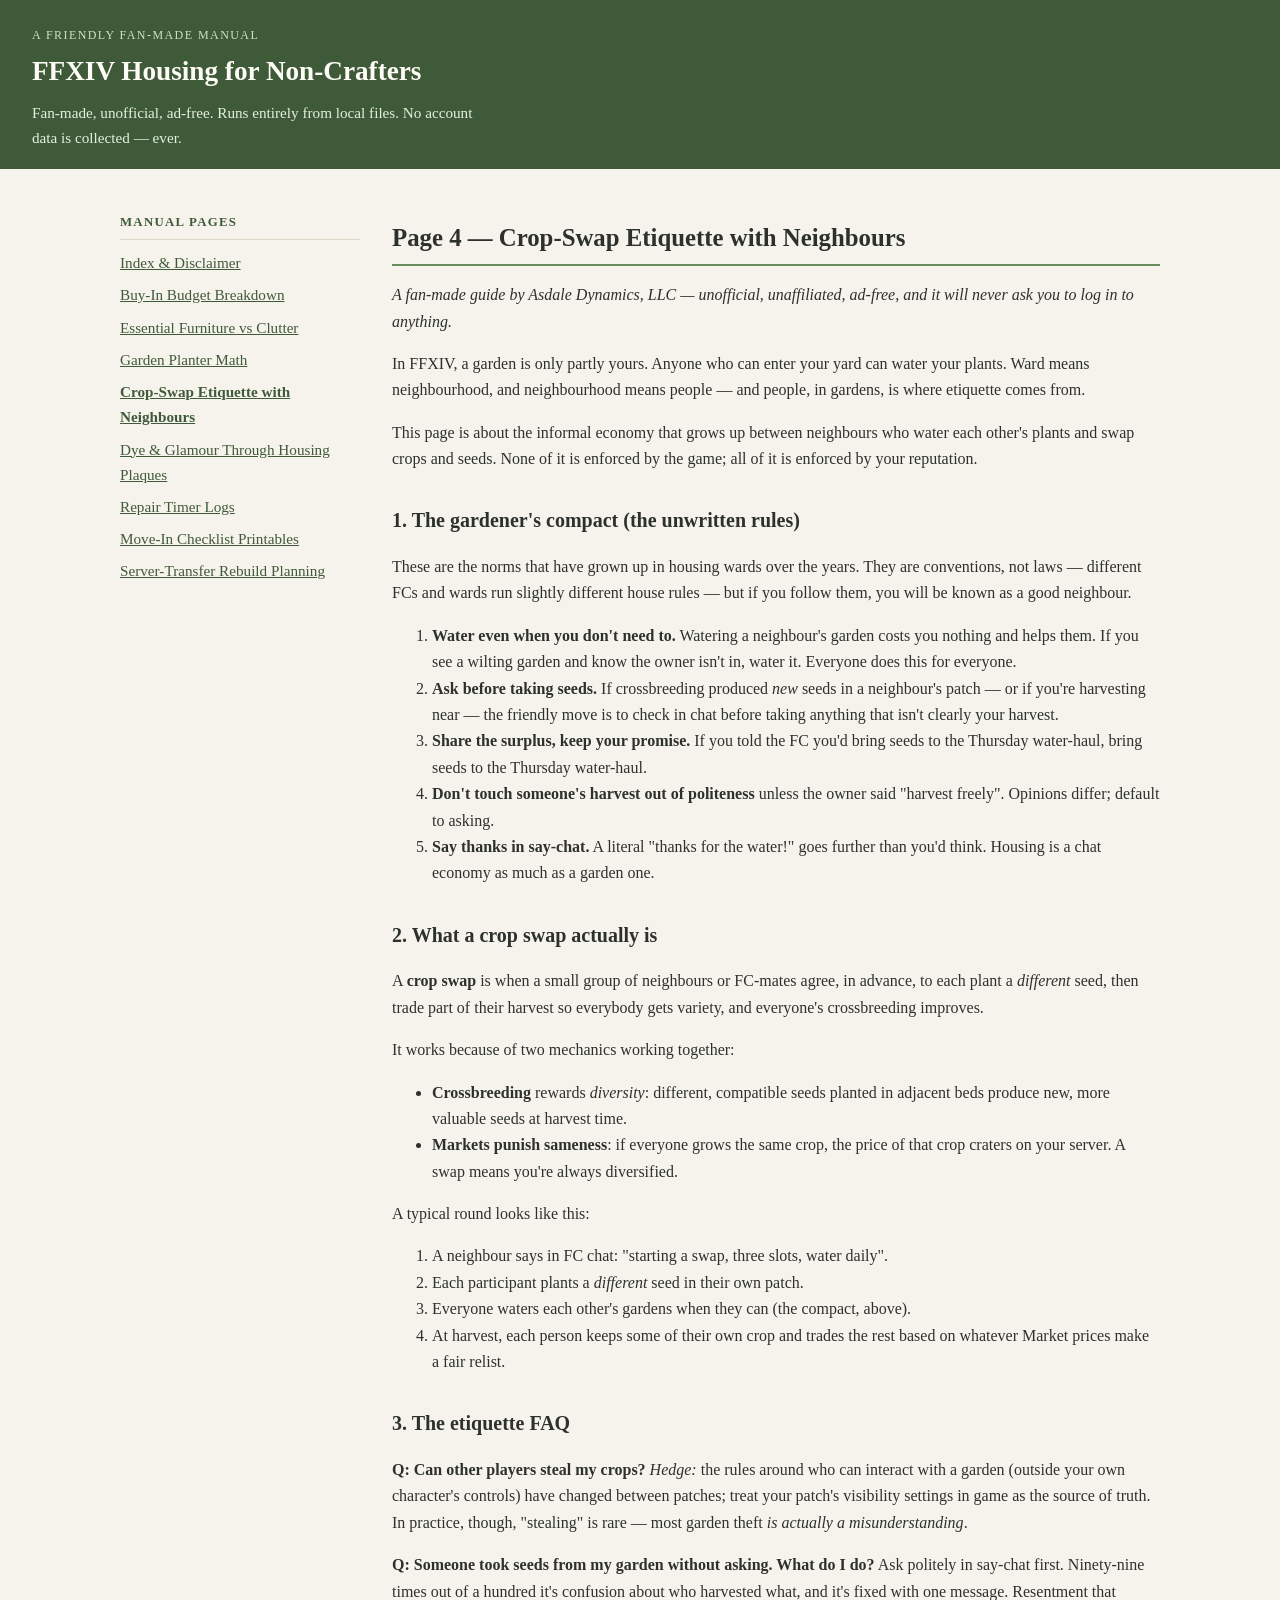
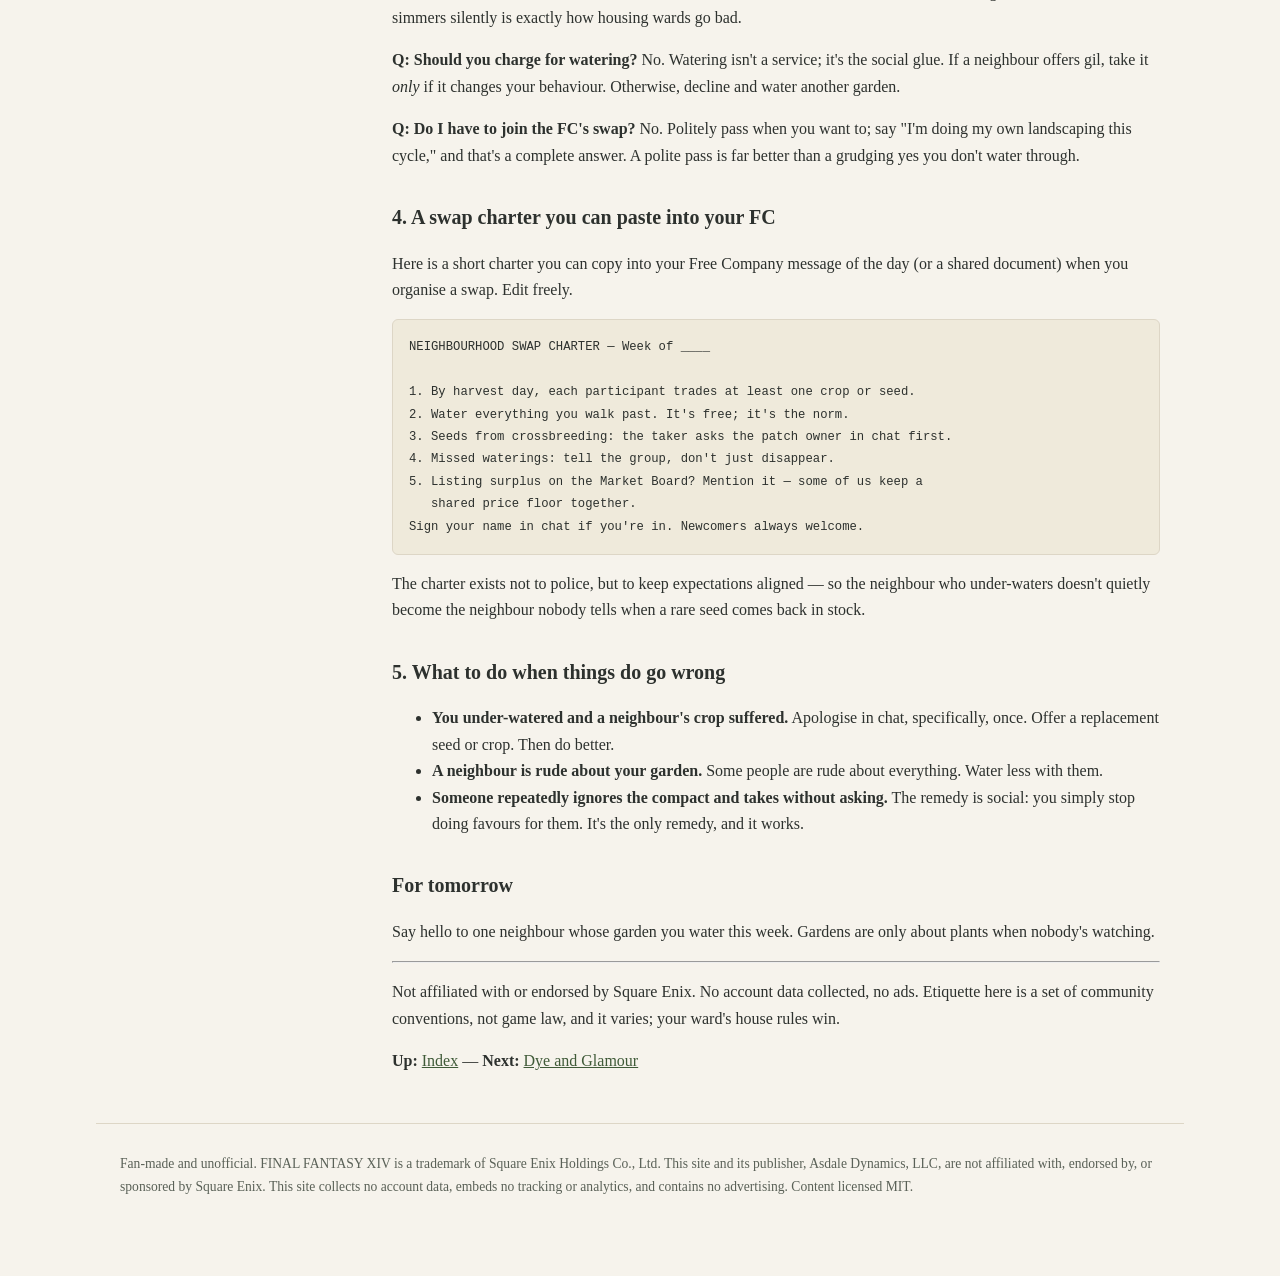
<file: site/04-crop-swap-etiquette-with-neighbours.html>
<!DOCTYPE html>
<html lang="en">
<head>
<meta charset="utf-8">
<meta name="viewport" content="width=device-width, initial-scale=1">
<meta name="robots" content="noindex, nofollow">
<meta name="description" content="Page 4 — Crop-Swap Etiquette with Neighbours {#page-4-cropswap-etiquette-with-neighbours} — A friendly fan-made manual. No ads, no tracking, no account data.">
<title>Page 4 — Crop-Swap Etiquette with Neighbours {#page-4-cropswap-etiquette-with-neighbours} — FFXIV Housing for Non-Crafters</title>
<link rel="stylesheet" href="assets/style.css">
</head>
<body>
<header class="site-header">
  <p class="kicker">A friendly fan-made manual</p>
  <h1 class="site-title"><a href="index.html">FFXIV Housing for Non-Crafters</a></h1>
  <p class="tagline">Fan-made, unofficial, ad-free. Runs entirely from local
  files. No account data is collected — ever.</p>
</header>
<div class="layout">
<nav aria-label="Manual pages">
  <h2 class="nav-title">Manual pages</h2>
  <ul class="nav-list">
<li><a href="index.html">Index &amp; Disclaimer</a></li>
<li><a href="01-buy-in-budget-breakdown.html">Buy-In Budget Breakdown</a></li>
<li><a href="02-essential-furniture-vs-clutter.html">Essential Furniture vs Clutter</a></li>
<li><a href="03-garden-planter-math.html">Garden Planter Math</a></li>
<li class="active"><a href="04-crop-swap-etiquette-with-neighbours.html">Crop-Swap Etiquette with Neighbours</a></li>
<li><a href="05-dye-and-glamour-through-housing-plaques.html">Dye &amp; Glamour Through Housing Plaques</a></li>
<li><a href="06-repair-timer-logs.html">Repair Timer Logs</a></li>
<li><a href="07-move-in-checklist-printables.html">Move-In Checklist Printables</a></li>
<li><a href="08-server-transfer-rebuild-planning.html">Server-Transfer Rebuild Planning</a></li>
  </ul>
</nav>
<main>
<h1 id="page-4-cropswap-etiquette-with-neighbours">Page 4 — Crop-Swap Etiquette with Neighbours</h1>
<p><em>A fan-made guide by Asdale Dynamics, LLC — unofficial, unaffiliated, ad-free,
and it will never ask you to log in to anything.</em></p>
<p>In FFXIV, a garden is only partly yours. Anyone who can enter your yard can
water your plants. Ward means neighbourhood, and neighbourhood means people —
and people, in gardens, is where etiquette comes from.</p>
<p>This page is about the informal economy that grows up between neighbours who
water each other's plants and swap crops and seeds. None of it is enforced by
the game; all of it is enforced by your reputation.</p>
<h2 id="1-the-gardeners-compact-the-unwritten-rules">1. The gardener's compact (the unwritten rules)</h2>
<p>These are the norms that have grown up in housing wards over the years. They
are conventions, not laws — different FCs and wards run slightly different
house rules — but if you follow them, you will be known as a good neighbour.</p>
<ol>
<li><strong>Water even when you don't need to.</strong> Watering a neighbour's garden costs
   you nothing and helps them. If you see a wilting garden and know the owner
   isn't in, water it. Everyone does this for everyone.</li>
<li><strong>Ask before taking seeds.</strong> If crossbreeding produced <em>new</em> seeds in a
   neighbour's patch — or if you're harvesting near — the friendly move is to
   check in chat before taking anything that isn't clearly your harvest.</li>
<li><strong>Share the surplus, keep your promise.</strong> If you told the FC you'd bring
   seeds to the Thursday water-haul, bring seeds to the Thursday water-haul.</li>
<li><strong>Don't touch someone's harvest out of politeness</strong> unless the owner said
   "harvest freely". Opinions differ; default to asking.</li>
<li><strong>Say thanks in say-chat.</strong> A literal "thanks for the water!" goes further
   than you'd think. Housing is a chat economy as much as a garden one.</li>
</ol>
<h2 id="2-what-a-crop-swap-actually-is">2. What a crop swap actually is</h2>
<p>A <strong>crop swap</strong> is when a small group of neighbours or FC-mates agree, in
advance, to each plant a <em>different</em> seed, then trade part of their harvest so
everybody gets variety, and everyone's crossbreeding improves.</p>
<p>It works because of two mechanics working together:</p>
<ul>
<li><strong>Crossbreeding</strong> rewards <em>diversity</em>: different, compatible seeds planted in
  adjacent beds produce new, more valuable seeds at harvest time.</li>
<li><strong>Markets punish sameness</strong>: if everyone grows the same crop, the price of
  that crop craters on your server. A swap means you're always diversified.</li>
</ul>
<p>A typical round looks like this:</p>
<ol>
<li>A neighbour says in FC chat: "starting a swap, three slots, water daily".</li>
<li>Each participant plants a <em>different</em> seed in their own patch.</li>
<li>Everyone waters each other's gardens when they can (the compact, above).</li>
<li>At harvest, each person keeps some of their own crop and trades the rest
   based on whatever Market prices make a fair relist.</li>
</ol>
<h2 id="3-the-etiquette-faq">3. The etiquette FAQ</h2>
<p><strong>Q: Can other players steal my crops?</strong>
<em>Hedge:</em> the rules around who can interact with a garden (outside your own
character's controls) have changed between patches; treat your patch's
visibility settings in game as the source of truth. In practice, though,
"stealing" is rare — most garden theft <em>is actually a misunderstanding</em>.</p>
<p><strong>Q: Someone took seeds from my garden without asking. What do I do?</strong>
Ask politely in say-chat first. Ninety-nine times out of a hundred it's confusion about who harvested what, and it's fixed with one
 message. Resentment that simmers silently is exactly how housing wards go bad.</p>
<p><strong>Q: Should you charge for watering?</strong>
No. Watering isn't a service; it's the social glue. If a neighbour offers gil,
take it <em>only</em> if it changes your behaviour. Otherwise, decline and water
another garden.</p>
<p><strong>Q: Do I have to join the FC's swap?</strong>
No. Politely pass when you want to; say "I'm doing my own landscaping this
cycle," and that's a complete answer. A polite pass is far better than a
grudging yes you don't water through.</p>
<h2 id="4-a-swap-charter-you-can-paste-into-your-fc">4. A swap charter you can paste into your FC</h2>
<p>Here is a short charter you can copy into your Free Company message of the day
(or a shared document) when you organise a swap. Edit freely.</p>
<pre><code class="language-plain">NEIGHBOURHOOD SWAP CHARTER — Week of ____

1. By harvest day, each participant trades at least one crop or seed.
2. Water everything you walk past. It's free; it's the norm.
3. Seeds from crossbreeding: the taker asks the patch owner in chat first.
4. Missed waterings: tell the group, don't just disappear.
5. Listing surplus on the Market Board? Mention it — some of us keep a
   shared price floor together.
Sign your name in chat if you're in. Newcomers always welcome.
</code></pre>
<p>The charter exists not to police, but to keep expectations aligned — so the
neighbour who under-waters doesn't quietly become the neighbour nobody tells
when a rare seed comes back in stock.</p>
<h2 id="5-what-to-do-when-things-do-go-wrong">5. What to do when things do go wrong</h2>
<ul>
<li><strong>You under-watered and a neighbour's crop suffered.</strong> Apologise in chat,
  specifically, once. Offer a replacement seed or crop. Then do better.</li>
<li><strong>A neighbour is rude about your garden.</strong> Some people are rude about
  everything. Water less with them.</li>
<li><strong>Someone repeatedly ignores the compact and takes without asking.</strong> The
  remedy is social: you simply stop doing favours for them. It's the only
  remedy, and it works.</li>
</ul>
<h2 id="for-tomorrow">For tomorrow</h2>
<p>Say hello to one neighbour whose garden you water this week. Gardens are only
about plants when nobody's watching.</p>
<hr />
<p>Not affiliated with or endorsed by Square Enix. No account data collected, no
ads. Etiquette here is a set of community conventions, not game law, and it
varies; your ward's house rules win.</p>
<p><strong>Up:</strong> <a href="index.html">Index</a> — <strong>Next:</strong> <a href="05-dye-and-glamour-through-housing-plaques.html">Dye and Glamour</a></p>
</main>
</div>
<footer class="site-footer">
  <p>Fan-made and unofficial. FINAL FANTASY XIV is a trademark of Square Enix Holdings Co., Ltd. This site and its publisher, Asdale Dynamics, LLC, are not affiliated with, endorsed by, or sponsored by Square Enix. This site collects no account data, embeds no tracking or analytics, and contains no advertising. Content licensed MIT.</p>
</footer>
</body>
</html>
</file>
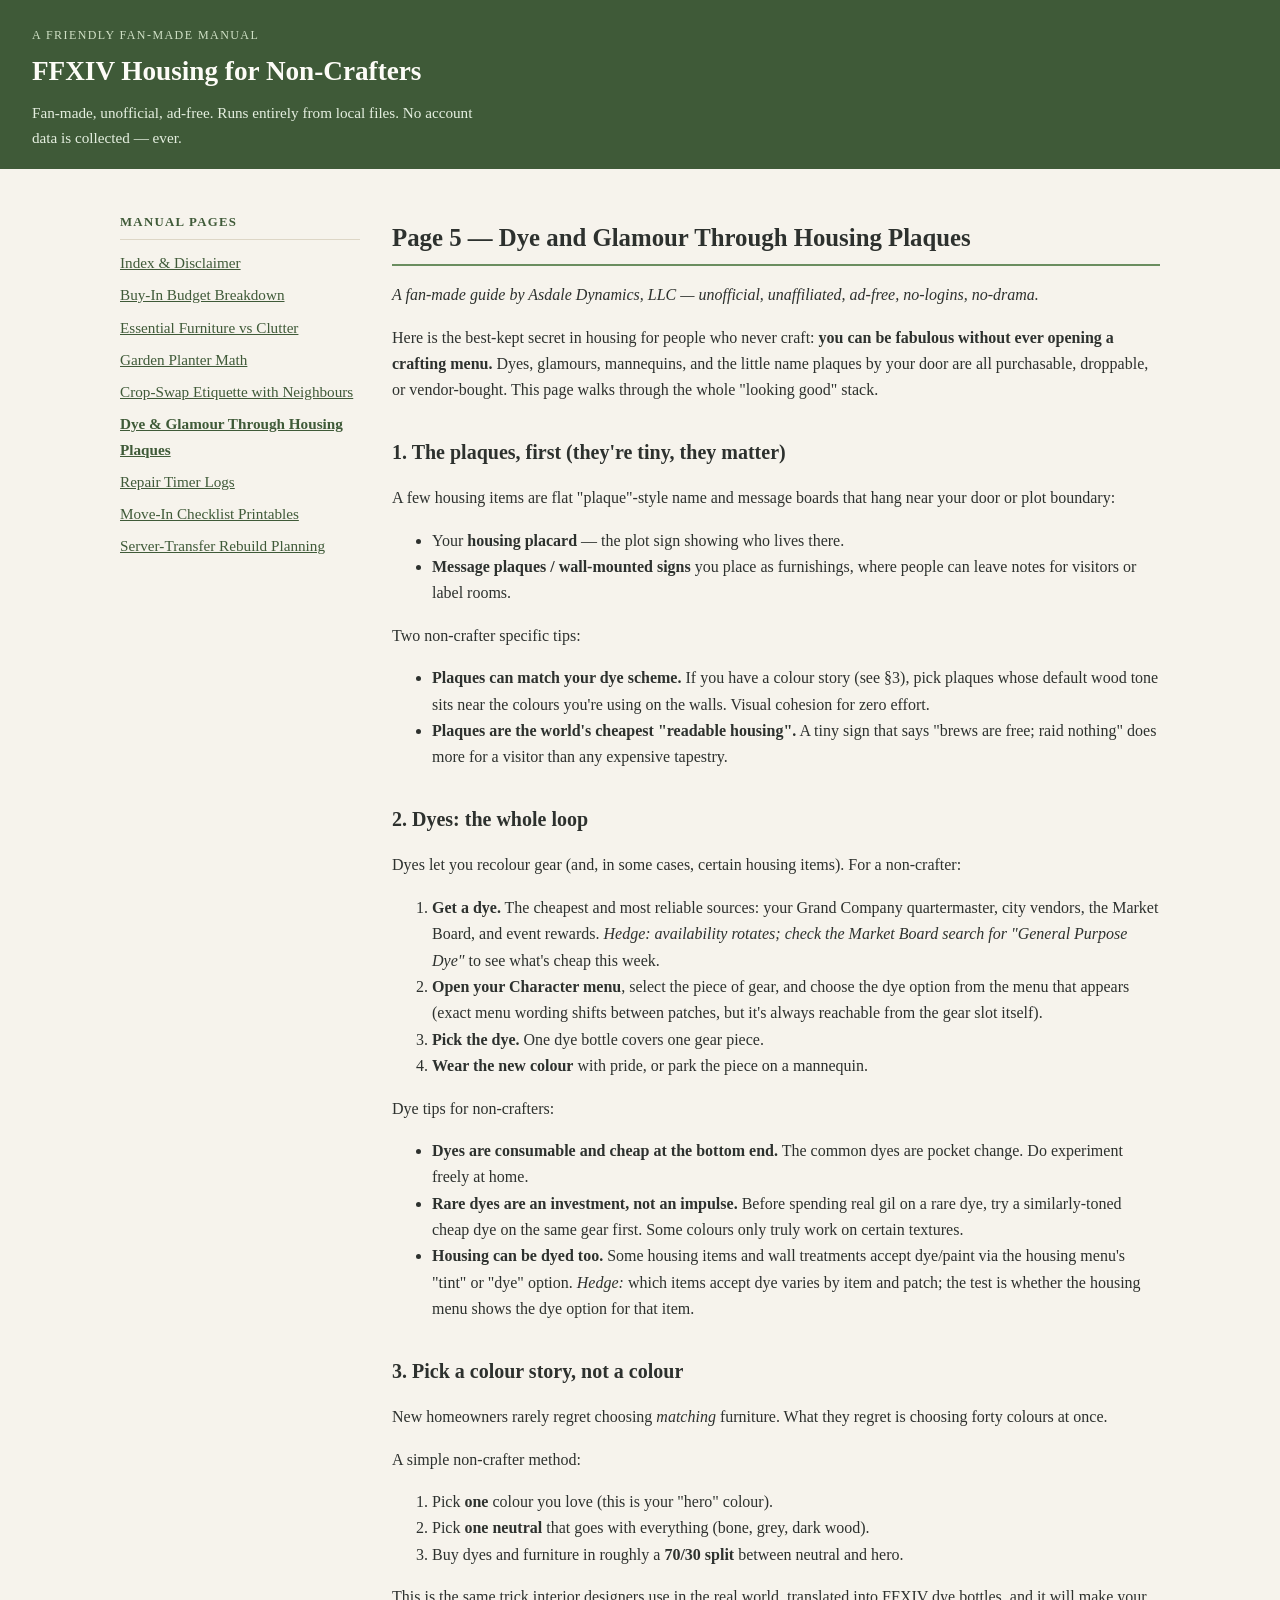
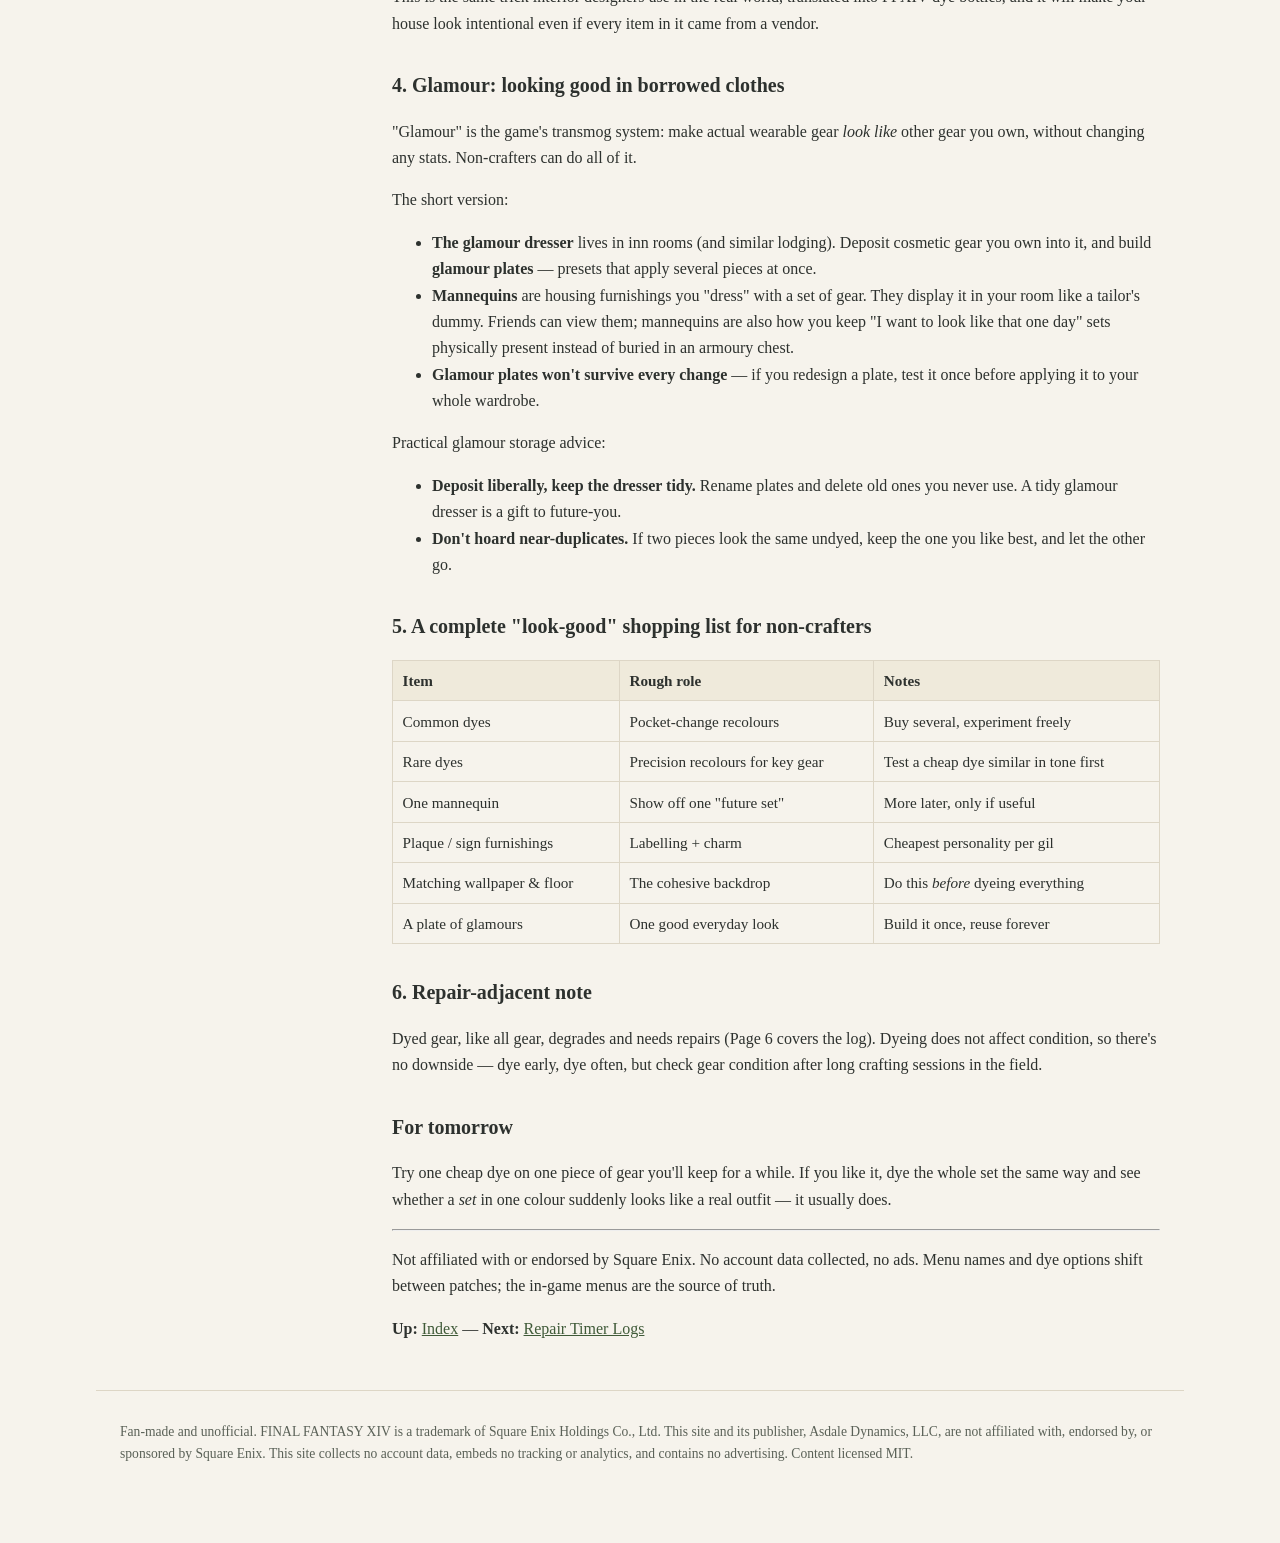
<file: site/05-dye-and-glamour-through-housing-plaques.html>
<!DOCTYPE html>
<html lang="en">
<head>
<meta charset="utf-8">
<meta name="viewport" content="width=device-width, initial-scale=1">
<meta name="robots" content="noindex, nofollow">
<meta name="description" content="Page 5 — Dye and Glamour Through Housing Plaques {#page-5-dye-and-glamour-through-housing-plaques} — A friendly fan-made manual. No ads, no tracking, no account data.">
<title>Page 5 — Dye and Glamour Through Housing Plaques {#page-5-dye-and-glamour-through-housing-plaques} — FFXIV Housing for Non-Crafters</title>
<link rel="stylesheet" href="assets/style.css">
</head>
<body>
<header class="site-header">
  <p class="kicker">A friendly fan-made manual</p>
  <h1 class="site-title"><a href="index.html">FFXIV Housing for Non-Crafters</a></h1>
  <p class="tagline">Fan-made, unofficial, ad-free. Runs entirely from local
  files. No account data is collected — ever.</p>
</header>
<div class="layout">
<nav aria-label="Manual pages">
  <h2 class="nav-title">Manual pages</h2>
  <ul class="nav-list">
<li><a href="index.html">Index &amp; Disclaimer</a></li>
<li><a href="01-buy-in-budget-breakdown.html">Buy-In Budget Breakdown</a></li>
<li><a href="02-essential-furniture-vs-clutter.html">Essential Furniture vs Clutter</a></li>
<li><a href="03-garden-planter-math.html">Garden Planter Math</a></li>
<li><a href="04-crop-swap-etiquette-with-neighbours.html">Crop-Swap Etiquette with Neighbours</a></li>
<li class="active"><a href="05-dye-and-glamour-through-housing-plaques.html">Dye &amp; Glamour Through Housing Plaques</a></li>
<li><a href="06-repair-timer-logs.html">Repair Timer Logs</a></li>
<li><a href="07-move-in-checklist-printables.html">Move-In Checklist Printables</a></li>
<li><a href="08-server-transfer-rebuild-planning.html">Server-Transfer Rebuild Planning</a></li>
  </ul>
</nav>
<main>
<h1 id="page-5-dye-and-glamour-through-housing-plaques">Page 5 — Dye and Glamour Through Housing Plaques</h1>
<p><em>A fan-made guide by Asdale Dynamics, LLC — unofficial, unaffiliated, ad-free,
no-logins, no-drama.</em></p>
<p>Here is the best-kept secret in housing for people who never craft: <strong>you can
be fabulous without ever opening a crafting menu.</strong> Dyes, glamours, mannequins,
and the little name plaques by your door are all purchasable, droppable, or
vendor-bought. This page walks through the whole "looking good" stack.</p>
<h2 id="1-the-plaques-first-theyre-tiny-they-matter">1. The plaques, first (they're tiny, they matter)</h2>
<p>A few housing items are flat "plaque"-style name and message boards that hang
near your door or plot boundary:</p>
<ul>
<li>Your <strong>housing placard</strong> — the plot sign showing who lives there.</li>
<li><strong>Message plaques / wall-mounted signs</strong> you place as furnishings, where
  people can leave notes for visitors or label rooms.</li>
</ul>
<p>Two non-crafter specific tips:</p>
<ul>
<li><strong>Plaques can match your dye scheme.</strong> If you have a colour story (see §3),
  pick plaques whose default wood tone sits near the colours you're using on
  the walls. Visual cohesion for zero effort.</li>
<li><strong>Plaques are the world's cheapest "readable housing".</strong> A tiny sign that
  says "brews are free; raid nothing" does more for a visitor than any
  expensive tapestry.</li>
</ul>
<h2 id="2-dyes-the-whole-loop">2. Dyes: the whole loop</h2>
<p>Dyes let you recolour gear (and, in some cases, certain housing items). For a
non-crafter:</p>
<ol>
<li><strong>Get a dye.</strong> The cheapest and most reliable sources: your Grand Company
   quartermaster, city vendors, the Market Board, and event rewards. <em>Hedge:
   availability rotates; check the Market Board search for "General Purpose
   Dye"</em> to see what's cheap this week.</li>
<li><strong>Open your Character menu</strong>, select the piece of gear, and choose the dye
   option from the menu that appears (exact menu wording shifts between
   patches, but it's always reachable from the gear slot itself).</li>
<li><strong>Pick the dye.</strong> One dye bottle covers one gear piece.</li>
<li><strong>Wear the new colour</strong> with pride, or park the piece on a mannequin.</li>
</ol>
<p>Dye tips for non-crafters:</p>
<ul>
<li><strong>Dyes are consumable and cheap at the bottom end.</strong> The common dyes are
  pocket change. Do experiment freely at home.</li>
<li><strong>Rare dyes are an investment, not an impulse.</strong> Before spending real gil on
  a rare dye, try a similarly-toned cheap dye on the same gear first. Some
  colours only truly work on certain textures.</li>
<li><strong>Housing can be dyed too.</strong> Some housing items and wall treatments accept
  dye/paint via the housing menu's "tint" or "dye" option. <em>Hedge:</em> which
  items accept dye varies by item and patch; the test is whether the housing
  menu shows the dye option for that item.</li>
</ul>
<h2 id="3-pick-a-colour-story-not-a-colour">3. Pick a colour story, not a colour</h2>
<p>New homeowners rarely regret choosing <em>matching</em> furniture. What they regret is
choosing forty colours at once.</p>
<p>A simple non-crafter method:</p>
<ol>
<li>Pick <strong>one</strong> colour you love (this is your "hero" colour).</li>
<li>Pick <strong>one neutral</strong> that goes with everything (bone, grey, dark wood).</li>
<li>Buy dyes and furniture in roughly a <strong>70/30 split</strong> between neutral and hero.</li>
</ol>
<p>This is the same trick interior designers use in the real world, translated
into FFXIV dye bottles, and it will make your house look intentional even if
every item in it came from a vendor.</p>
<h2 id="4-glamour-looking-good-in-borrowed-clothes">4. Glamour: looking good in borrowed clothes</h2>
<p>"Glamour" is the game's transmog system: make actual wearable gear <em>look like</em>
other gear you own, without changing any stats. Non-crafters can do all of it.</p>
<p>The short version:</p>
<ul>
<li><strong>The glamour dresser</strong> lives in inn rooms (and similar lodging). Deposit
  cosmetic gear you own into it, and build <strong>glamour plates</strong> — presets that
  apply several pieces at once.</li>
<li><strong>Mannequins</strong> are housing furnishings you "dress" with a set of gear. They
  display it in your room like a tailor's dummy. Friends can view them;
  mannequins are also how you keep "I want to look like that one day" sets
  physically present instead of buried in an armoury chest.</li>
<li><strong>Glamour plates won't survive every change</strong> — if you redesign a plate,
  test it once before applying it to your whole wardrobe.</li>
</ul>
<p>Practical glamour storage advice:</p>
<ul>
<li><strong>Deposit liberally, keep the dresser tidy.</strong> Rename plates and delete old
  ones you never use. A tidy glamour dresser is a gift to future-you.</li>
<li><strong>Don't hoard near-duplicates.</strong> If two pieces look the same undyed, keep
  the one you like best, and let the other go.</li>
</ul>
<h2 id="5-a-complete-lookgood-shopping-list-for-noncrafters">5. A complete "look-good" shopping list for non-crafters</h2>
<table>
<thead>
<tr>
<th>Item</th>
<th>Rough role</th>
<th>Notes</th>
</tr>
</thead>
<tbody>
<tr>
<td>Common dyes</td>
<td>Pocket-change recolours</td>
<td>Buy several, experiment freely</td>
</tr>
<tr>
<td>Rare dyes</td>
<td>Precision recolours for key gear</td>
<td>Test a cheap dye similar in tone first</td>
</tr>
<tr>
<td>One mannequin</td>
<td>Show off one "future set"</td>
<td>More later, only if useful</td>
</tr>
<tr>
<td>Plaque / sign furnishings</td>
<td>Labelling + charm</td>
<td>Cheapest personality per gil</td>
</tr>
<tr>
<td>Matching wallpaper &amp; floor</td>
<td>The cohesive backdrop</td>
<td>Do this <em>before</em> dyeing everything</td>
</tr>
<tr>
<td>A plate of glamours</td>
<td>One good everyday look</td>
<td>Build it once, reuse forever</td>
</tr>
</tbody>
</table>
<h2 id="6-repairadjacent-note">6. Repair-adjacent note</h2>
<p>Dyed gear, like all gear, degrades and needs repairs (Page 6 covers the log).
Dyeing does not affect condition, so there's no downside — dye early, dye
often, but check gear condition after long crafting sessions in the field.</p>
<h2 id="for-tomorrow">For tomorrow</h2>
<p>Try one cheap dye on one piece of gear you'll keep for a while. If you like it,
dye the whole set the same way and see whether a <em>set</em> in one colour suddenly
looks like a real outfit — it usually does.</p>
<hr />
<p>Not affiliated with or endorsed by Square Enix. No account data collected, no
ads. Menu names and dye options shift between patches; the in-game menus are
the source of truth.</p>
<p><strong>Up:</strong> <a href="index.html">Index</a> — <strong>Next:</strong> <a href="06-repair-timer-logs.html">Repair Timer Logs</a></p>
</main>
</div>
<footer class="site-footer">
  <p>Fan-made and unofficial. FINAL FANTASY XIV is a trademark of Square Enix Holdings Co., Ltd. This site and its publisher, Asdale Dynamics, LLC, are not affiliated with, endorsed by, or sponsored by Square Enix. This site collects no account data, embeds no tracking or analytics, and contains no advertising. Content licensed MIT.</p>
</footer>
</body>
</html>
</file>
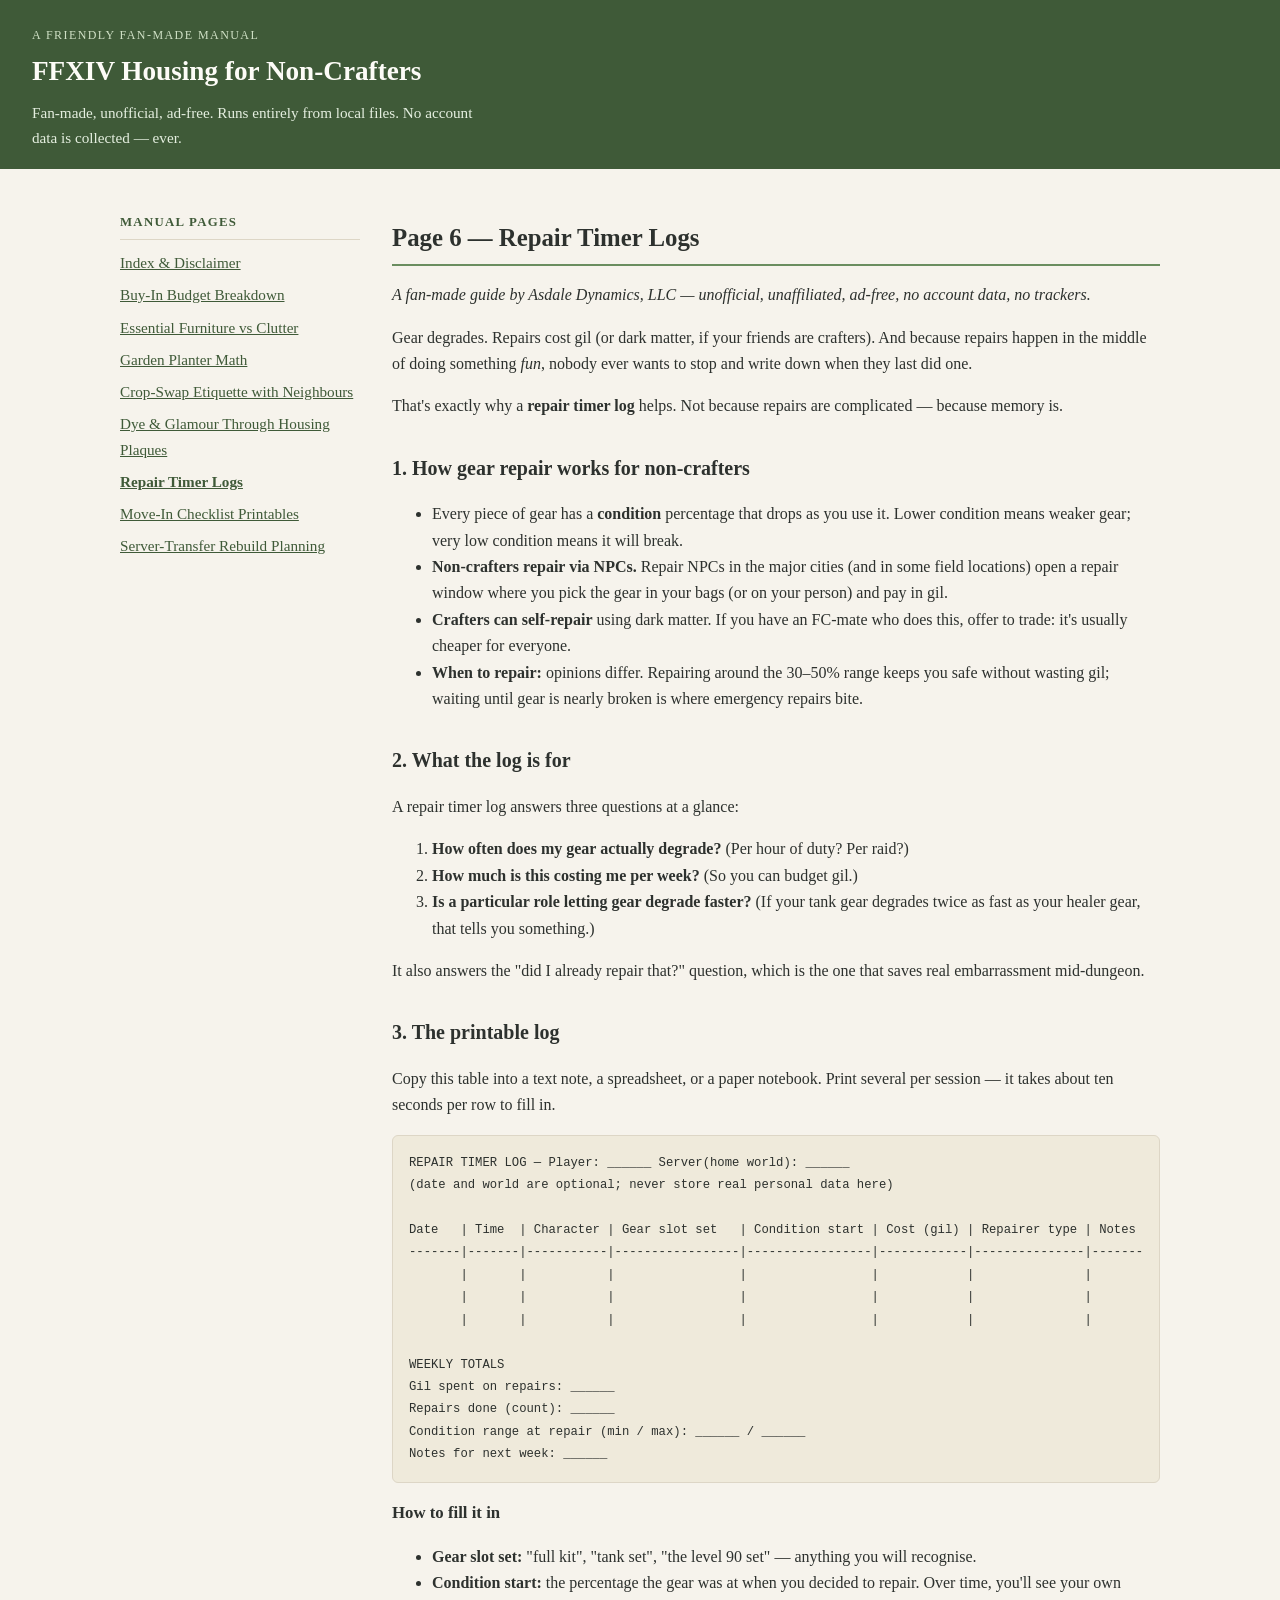
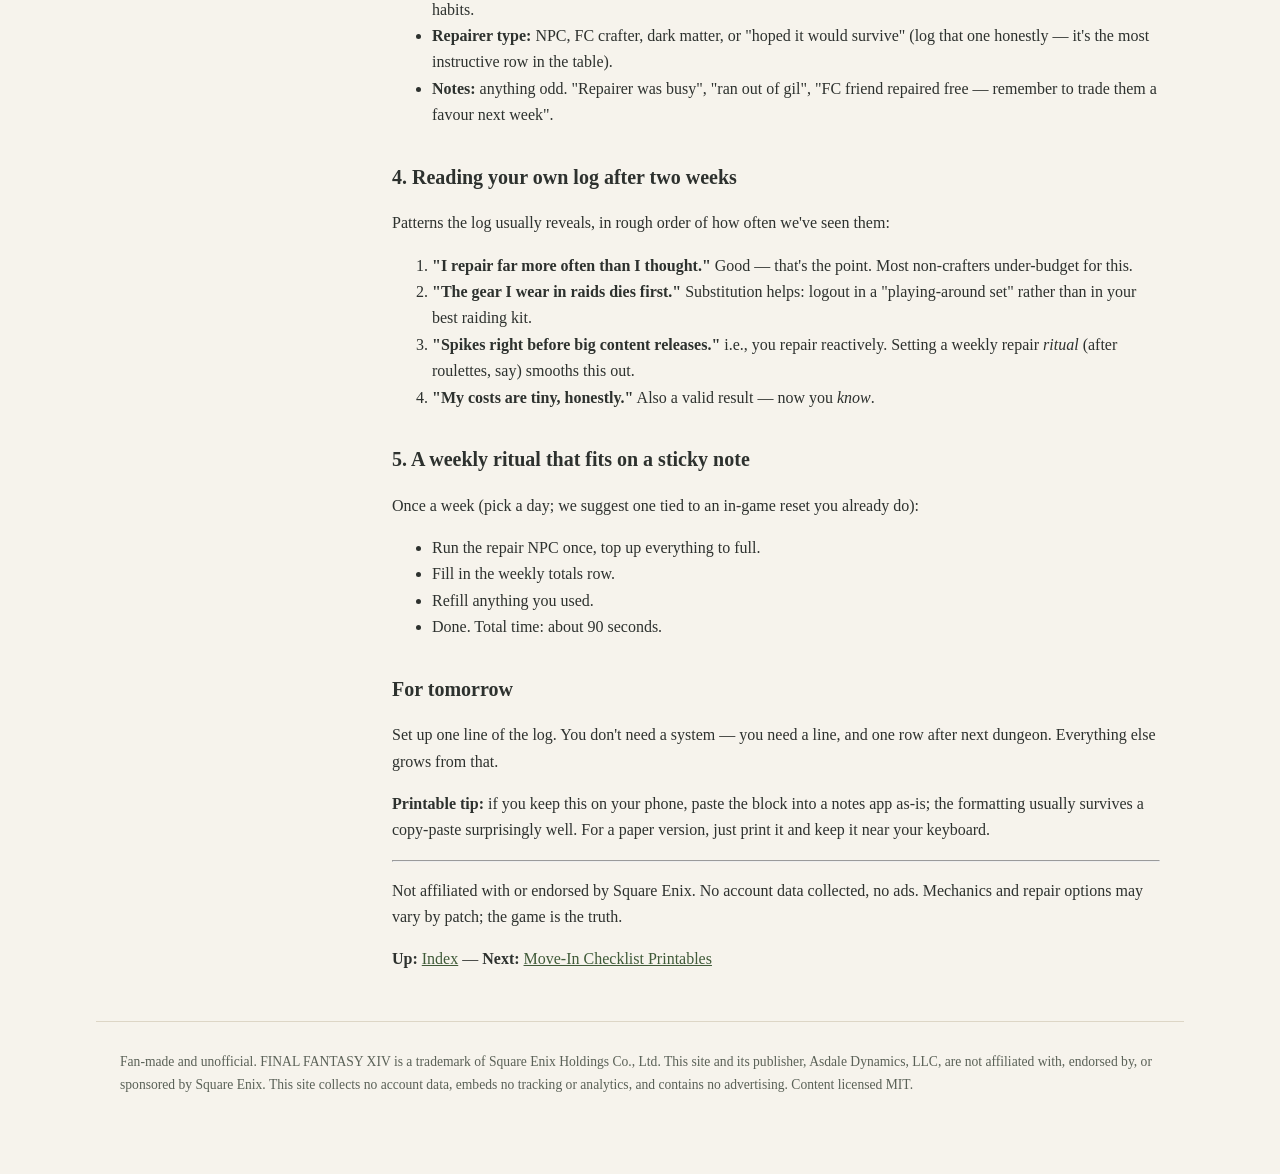
<file: site/06-repair-timer-logs.html>
<!DOCTYPE html>
<html lang="en">
<head>
<meta charset="utf-8">
<meta name="viewport" content="width=device-width, initial-scale=1">
<meta name="robots" content="noindex, nofollow">
<meta name="description" content="Page 6 — Repair Timer Logs {#page-6-repair-timer-logs} — A friendly fan-made manual. No ads, no tracking, no account data.">
<title>Page 6 — Repair Timer Logs {#page-6-repair-timer-logs} — FFXIV Housing for Non-Crafters</title>
<link rel="stylesheet" href="assets/style.css">
</head>
<body>
<header class="site-header">
  <p class="kicker">A friendly fan-made manual</p>
  <h1 class="site-title"><a href="index.html">FFXIV Housing for Non-Crafters</a></h1>
  <p class="tagline">Fan-made, unofficial, ad-free. Runs entirely from local
  files. No account data is collected — ever.</p>
</header>
<div class="layout">
<nav aria-label="Manual pages">
  <h2 class="nav-title">Manual pages</h2>
  <ul class="nav-list">
<li><a href="index.html">Index &amp; Disclaimer</a></li>
<li><a href="01-buy-in-budget-breakdown.html">Buy-In Budget Breakdown</a></li>
<li><a href="02-essential-furniture-vs-clutter.html">Essential Furniture vs Clutter</a></li>
<li><a href="03-garden-planter-math.html">Garden Planter Math</a></li>
<li><a href="04-crop-swap-etiquette-with-neighbours.html">Crop-Swap Etiquette with Neighbours</a></li>
<li><a href="05-dye-and-glamour-through-housing-plaques.html">Dye &amp; Glamour Through Housing Plaques</a></li>
<li class="active"><a href="06-repair-timer-logs.html">Repair Timer Logs</a></li>
<li><a href="07-move-in-checklist-printables.html">Move-In Checklist Printables</a></li>
<li><a href="08-server-transfer-rebuild-planning.html">Server-Transfer Rebuild Planning</a></li>
  </ul>
</nav>
<main>
<h1 id="page-6-repair-timer-logs">Page 6 — Repair Timer Logs</h1>
<p><em>A fan-made guide by Asdale Dynamics, LLC — unofficial, unaffiliated, ad-free,
no account data, no trackers.</em></p>
<p>Gear degrades. Repairs cost gil (or dark matter, if your friends are crafters).
And because repairs happen in the middle of doing something <em>fun</em>, nobody ever
wants to stop and write down when they last did one.</p>
<p>That's exactly why a <strong>repair timer log</strong> helps. Not because repairs are
complicated — because memory is.</p>
<h2 id="1-how-gear-repair-works-for-noncrafters">1. How gear repair works for non-crafters</h2>
<ul>
<li>Every piece of gear has a <strong>condition</strong> percentage that drops as you use it.
  Lower condition means weaker gear; very low condition means it will break.</li>
<li><strong>Non-crafters repair via NPCs.</strong> Repair NPCs in the major cities (and in
  some field locations) open a repair window where you pick the gear in your
  bags (or on your person) and pay in gil.</li>
<li><strong>Crafters can self-repair</strong> using dark matter. If you have an FC-mate who
  does this, offer to trade: it's usually cheaper for everyone.</li>
<li><strong>When to repair:</strong> opinions differ. Repairing around the 30–50% range keeps
  you safe without wasting gil; waiting until gear is nearly broken is where
  emergency repairs bite.</li>
</ul>
<h2 id="2-what-the-log-is-for">2. What the log is for</h2>
<p>A repair timer log answers three questions at a glance:</p>
<ol>
<li><strong>How often does my gear actually degrade?</strong> (Per hour of duty? Per raid?)</li>
<li><strong>How much is this costing me per week?</strong> (So you can budget gil.)</li>
<li><strong>Is a particular role letting gear degrade faster?</strong> (If your tank gear
   degrades twice as fast as your healer gear, that tells you something.)</li>
</ol>
<p>It also answers the "did I already repair that?" question, which is the one
that saves real embarrassment mid-dungeon.</p>
<h2 id="3-the-printable-log">3. The printable log</h2>
<p>Copy this table into a text note, a spreadsheet, or a paper notebook. Print
several per session — it takes about ten seconds per row to fill in.</p>
<pre><code class="language-plain">REPAIR TIMER LOG — Player: ______ Server(home world): ______
(date and world are optional; never store real personal data here)

Date   | Time  | Character | Gear slot set   | Condition start | Cost (gil) | Repairer type | Notes
-------|-------|-----------|-----------------|-----------------|------------|---------------|-------
       |       |           |                 |                 |            |               |
       |       |           |                 |                 |            |               |
       |       |           |                 |                 |            |               |

WEEKLY TOTALS
Gil spent on repairs: ______
Repairs done (count): ______
Condition range at repair (min / max): ______ / ______
Notes for next week: ______
</code></pre>
<h3 id="how-to-fill-it-in">How to fill it in</h3>
<ul>
<li><strong>Gear slot set:</strong> "full kit", "tank set", "the level 90 set" — anything you
  will recognise.</li>
<li><strong>Condition start:</strong> the percentage the gear was at when you decided to
  repair. Over time, you'll see your own habits.</li>
<li><strong>Repairer type:</strong> NPC, FC crafter, dark matter, or "hoped it would survive"
  (log that one honestly — it's the most instructive row in the table).</li>
<li><strong>Notes:</strong> anything odd. "Repairer was busy", "ran out of gil", "FC friend
  repaired free — remember to trade them a favour next week".</li>
</ul>
<h2 id="4-reading-your-own-log-after-two-weeks">4. Reading your own log after two weeks</h2>
<p>Patterns the log usually reveals, in rough order of how often we've seen them:</p>
<ol>
<li><strong>"I repair far more often than I thought."</strong> Good — that's the point. Most
   non-crafters under-budget for this.</li>
<li><strong>"The gear I wear in raids dies first."</strong> Substitution helps: logout in a
   "playing-around set" rather than in your best raiding kit.</li>
<li><strong>"Spikes right before big content releases."</strong> i.e., you repair
   reactively. Setting a weekly repair <em>ritual</em> (after roulettes, say) smooths
   this out.</li>
<li><strong>"My costs are tiny, honestly."</strong> Also a valid result — now you <em>know</em>.</li>
</ol>
<h2 id="5-a-weekly-ritual-that-fits-on-a-sticky-note">5. A weekly ritual that fits on a sticky note</h2>
<p>Once a week (pick a day; we suggest one tied to an in-game reset you already do):</p>
<ul>
<li>Run the repair NPC once, top up everything to full.</li>
<li>Fill in the weekly totals row.</li>
<li>Refill anything you used.</li>
<li>Done. Total time: about 90 seconds.</li>
</ul>
<h2 id="for-tomorrow">For tomorrow</h2>
<p>Set up one line of the log. You don't need a system — you need a line, and one
row after next dungeon. Everything else grows from that.</p>
<p><strong>Printable tip:</strong> if you keep this on your phone, paste the block into a
notes app as-is; the formatting usually survives a copy-paste surprisingly
well. For a paper version, just print it and keep it near your keyboard.</p>
<hr />
<p>Not affiliated with or endorsed by Square Enix. No account data collected, no
ads. Mechanics and repair options may vary by patch; the game is the truth.</p>
<p><strong>Up:</strong> <a href="index.html">Index</a> — <strong>Next:</strong> <a href="07-move-in-checklist-printables.html">Move-In Checklist Printables</a></p>
</main>
</div>
<footer class="site-footer">
  <p>Fan-made and unofficial. FINAL FANTASY XIV is a trademark of Square Enix Holdings Co., Ltd. This site and its publisher, Asdale Dynamics, LLC, are not affiliated with, endorsed by, or sponsored by Square Enix. This site collects no account data, embeds no tracking or analytics, and contains no advertising. Content licensed MIT.</p>
</footer>
</body>
</html>
</file>
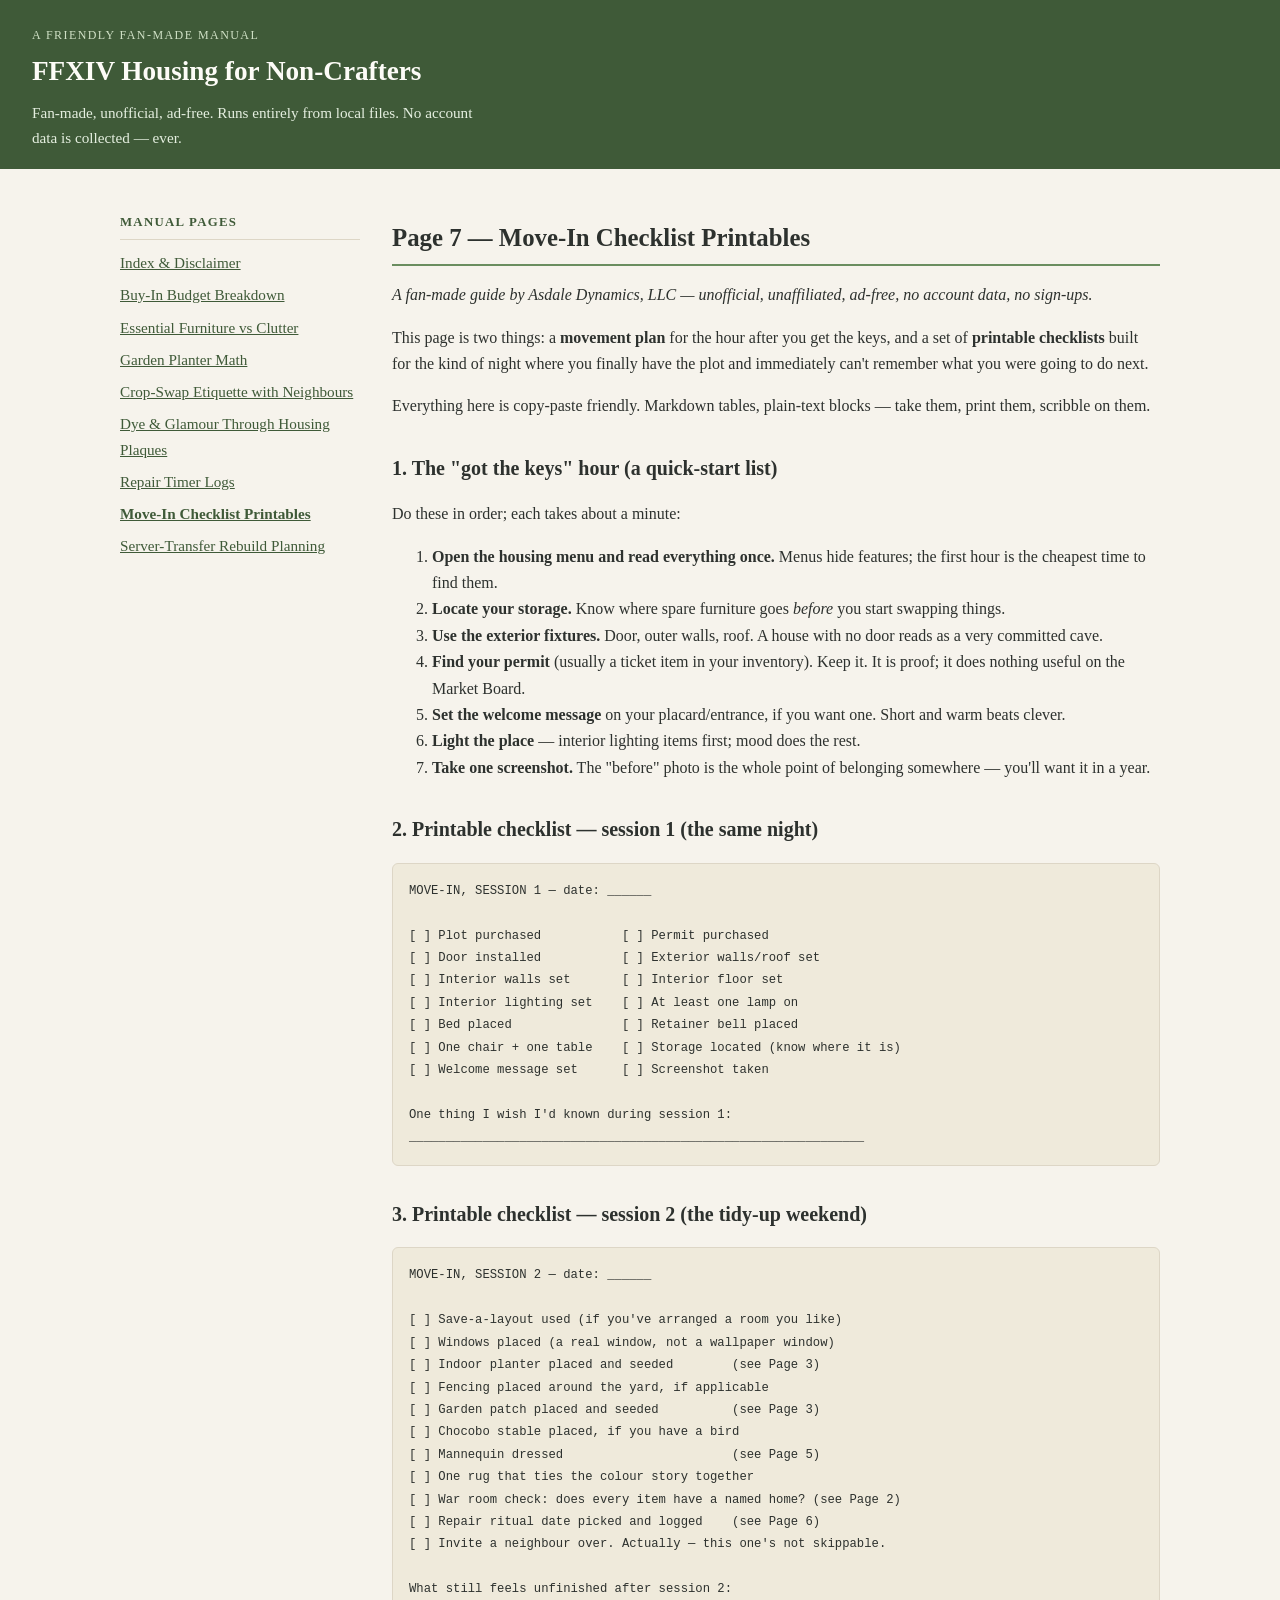
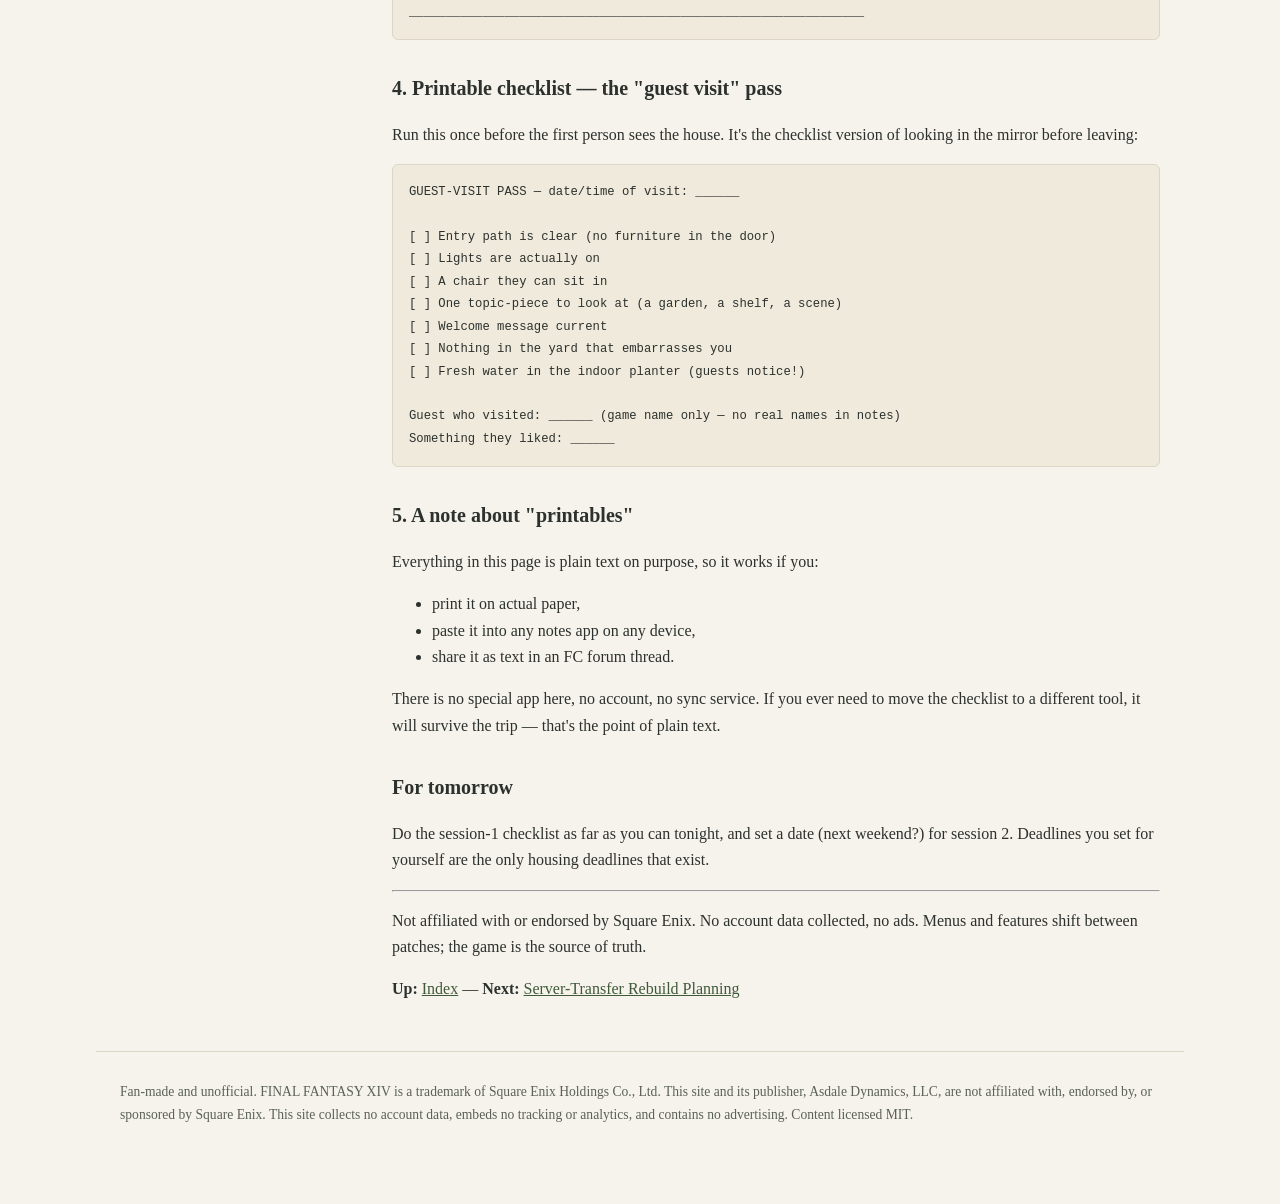
<file: site/07-move-in-checklist-printables.html>
<!DOCTYPE html>
<html lang="en">
<head>
<meta charset="utf-8">
<meta name="viewport" content="width=device-width, initial-scale=1">
<meta name="robots" content="noindex, nofollow">
<meta name="description" content="Page 7 — Move-In Checklist Printables {#page-7-movein-checklist-printables} — A friendly fan-made manual. No ads, no tracking, no account data.">
<title>Page 7 — Move-In Checklist Printables {#page-7-movein-checklist-printables} — FFXIV Housing for Non-Crafters</title>
<link rel="stylesheet" href="assets/style.css">
</head>
<body>
<header class="site-header">
  <p class="kicker">A friendly fan-made manual</p>
  <h1 class="site-title"><a href="index.html">FFXIV Housing for Non-Crafters</a></h1>
  <p class="tagline">Fan-made, unofficial, ad-free. Runs entirely from local
  files. No account data is collected — ever.</p>
</header>
<div class="layout">
<nav aria-label="Manual pages">
  <h2 class="nav-title">Manual pages</h2>
  <ul class="nav-list">
<li><a href="index.html">Index &amp; Disclaimer</a></li>
<li><a href="01-buy-in-budget-breakdown.html">Buy-In Budget Breakdown</a></li>
<li><a href="02-essential-furniture-vs-clutter.html">Essential Furniture vs Clutter</a></li>
<li><a href="03-garden-planter-math.html">Garden Planter Math</a></li>
<li><a href="04-crop-swap-etiquette-with-neighbours.html">Crop-Swap Etiquette with Neighbours</a></li>
<li><a href="05-dye-and-glamour-through-housing-plaques.html">Dye &amp; Glamour Through Housing Plaques</a></li>
<li><a href="06-repair-timer-logs.html">Repair Timer Logs</a></li>
<li class="active"><a href="07-move-in-checklist-printables.html">Move-In Checklist Printables</a></li>
<li><a href="08-server-transfer-rebuild-planning.html">Server-Transfer Rebuild Planning</a></li>
  </ul>
</nav>
<main>
<h1 id="page-7-movein-checklist-printables">Page 7 — Move-In Checklist Printables</h1>
<p><em>A fan-made guide by Asdale Dynamics, LLC — unofficial, unaffiliated, ad-free,
no account data, no sign-ups.</em></p>
<p>This page is two things: a <strong>movement plan</strong> for the hour after you get the
keys, and a set of <strong>printable checklists</strong> built for the kind of night where
you finally have the plot and immediately can't remember what you were going
to do next.</p>
<p>Everything here is copy-paste friendly. Markdown tables, plain-text blocks —
take them, print them, scribble on them.</p>
<h2 id="1-the-got-the-keys-hour-a-quickstart-list">1. The "got the keys" hour (a quick-start list)</h2>
<p>Do these in order; each takes about a minute:</p>
<ol>
<li><strong>Open the housing menu and read everything once.</strong> Menus hide features;
   the first hour is the cheapest time to find them.</li>
<li><strong>Locate your storage.</strong> Know where spare furniture goes <em>before</em> you start
   swapping things.</li>
<li><strong>Use the exterior fixtures.</strong> Door, outer walls, roof. A house with no
   door reads as a very committed cave.</li>
<li><strong>Find your permit</strong> (usually a ticket item in your inventory). Keep it.
   It is proof; it does nothing useful on the Market Board.</li>
<li><strong>Set the welcome message</strong> on your placard/entrance, if you want one.
   Short and warm beats clever.</li>
<li><strong>Light the place</strong> — interior lighting items first; mood does the rest.</li>
<li><strong>Take one screenshot.</strong> The "before" photo is the whole point of belonging
   somewhere — you'll want it in a year.</li>
</ol>
<h2 id="2-printable-checklist-session-1-the-same-night">2. Printable checklist — session 1 (the same night)</h2>
<pre><code class="language-plain">MOVE-IN, SESSION 1 — date: ______

[ ] Plot purchased           [ ] Permit purchased
[ ] Door installed           [ ] Exterior walls/roof set
[ ] Interior walls set       [ ] Interior floor set
[ ] Interior lighting set    [ ] At least one lamp on
[ ] Bed placed               [ ] Retainer bell placed
[ ] One chair + one table    [ ] Storage located (know where it is)
[ ] Welcome message set      [ ] Screenshot taken

One thing I wish I'd known during session 1:
______________________________________________________________
</code></pre>
<h2 id="3-printable-checklist-session-2-the-tidyup-weekend">3. Printable checklist — session 2 (the tidy-up weekend)</h2>
<pre><code class="language-plain">MOVE-IN, SESSION 2 — date: ______

[ ] Save-a-layout used (if you've arranged a room you like)
[ ] Windows placed (a real window, not a wallpaper window)
[ ] Indoor planter placed and seeded        (see Page 3)
[ ] Fencing placed around the yard, if applicable
[ ] Garden patch placed and seeded          (see Page 3)
[ ] Chocobo stable placed, if you have a bird
[ ] Mannequin dressed                       (see Page 5)
[ ] One rug that ties the colour story together
[ ] War room check: does every item have a named home? (see Page 2)
[ ] Repair ritual date picked and logged    (see Page 6)
[ ] Invite a neighbour over. Actually — this one's not skippable.

What still feels unfinished after session 2:
______________________________________________________________
</code></pre>
<h2 id="4-printable-checklist-the-guest-visit-pass">4. Printable checklist — the "guest visit" pass</h2>
<p>Run this once before the first person sees the house. It's the checklist
version of looking in the mirror before leaving:</p>
<pre><code class="language-plain">GUEST-VISIT PASS — date/time of visit: ______

[ ] Entry path is clear (no furniture in the door)
[ ] Lights are actually on
[ ] A chair they can sit in
[ ] One topic-piece to look at (a garden, a shelf, a scene)
[ ] Welcome message current
[ ] Nothing in the yard that embarrasses you
[ ] Fresh water in the indoor planter (guests notice!)

Guest who visited: ______ (game name only — no real names in notes)
Something they liked: ______
</code></pre>
<h2 id="5-a-note-about-printables">5. A note about "printables"</h2>
<p>Everything in this page is plain text on purpose, so it works if you:</p>
<ul>
<li>print it on actual paper,</li>
<li>paste it into any notes app on any device,</li>
<li>share it as text in an FC forum thread.</li>
</ul>
<p>There is no special app here, no account, no sync service. If you ever need to
move the checklist to a different tool, it will survive the trip — that's the
point of plain text.</p>
<h2 id="for-tomorrow">For tomorrow</h2>
<p>Do the session-1 checklist as far as you can tonight, and set a date (next
weekend?) for session 2. Deadlines you set for yourself are the only housing
deadlines that exist.</p>
<hr />
<p>Not affiliated with or endorsed by Square Enix. No account data collected, no
ads. Menus and features shift between patches; the game is the source of truth.</p>
<p><strong>Up:</strong> <a href="index.html">Index</a> — <strong>Next:</strong> <a href="08-server-transfer-rebuild-planning.html">Server-Transfer Rebuild Planning</a></p>
</main>
</div>
<footer class="site-footer">
  <p>Fan-made and unofficial. FINAL FANTASY XIV is a trademark of Square Enix Holdings Co., Ltd. This site and its publisher, Asdale Dynamics, LLC, are not affiliated with, endorsed by, or sponsored by Square Enix. This site collects no account data, embeds no tracking or analytics, and contains no advertising. Content licensed MIT.</p>
</footer>
</body>
</html>
</file>
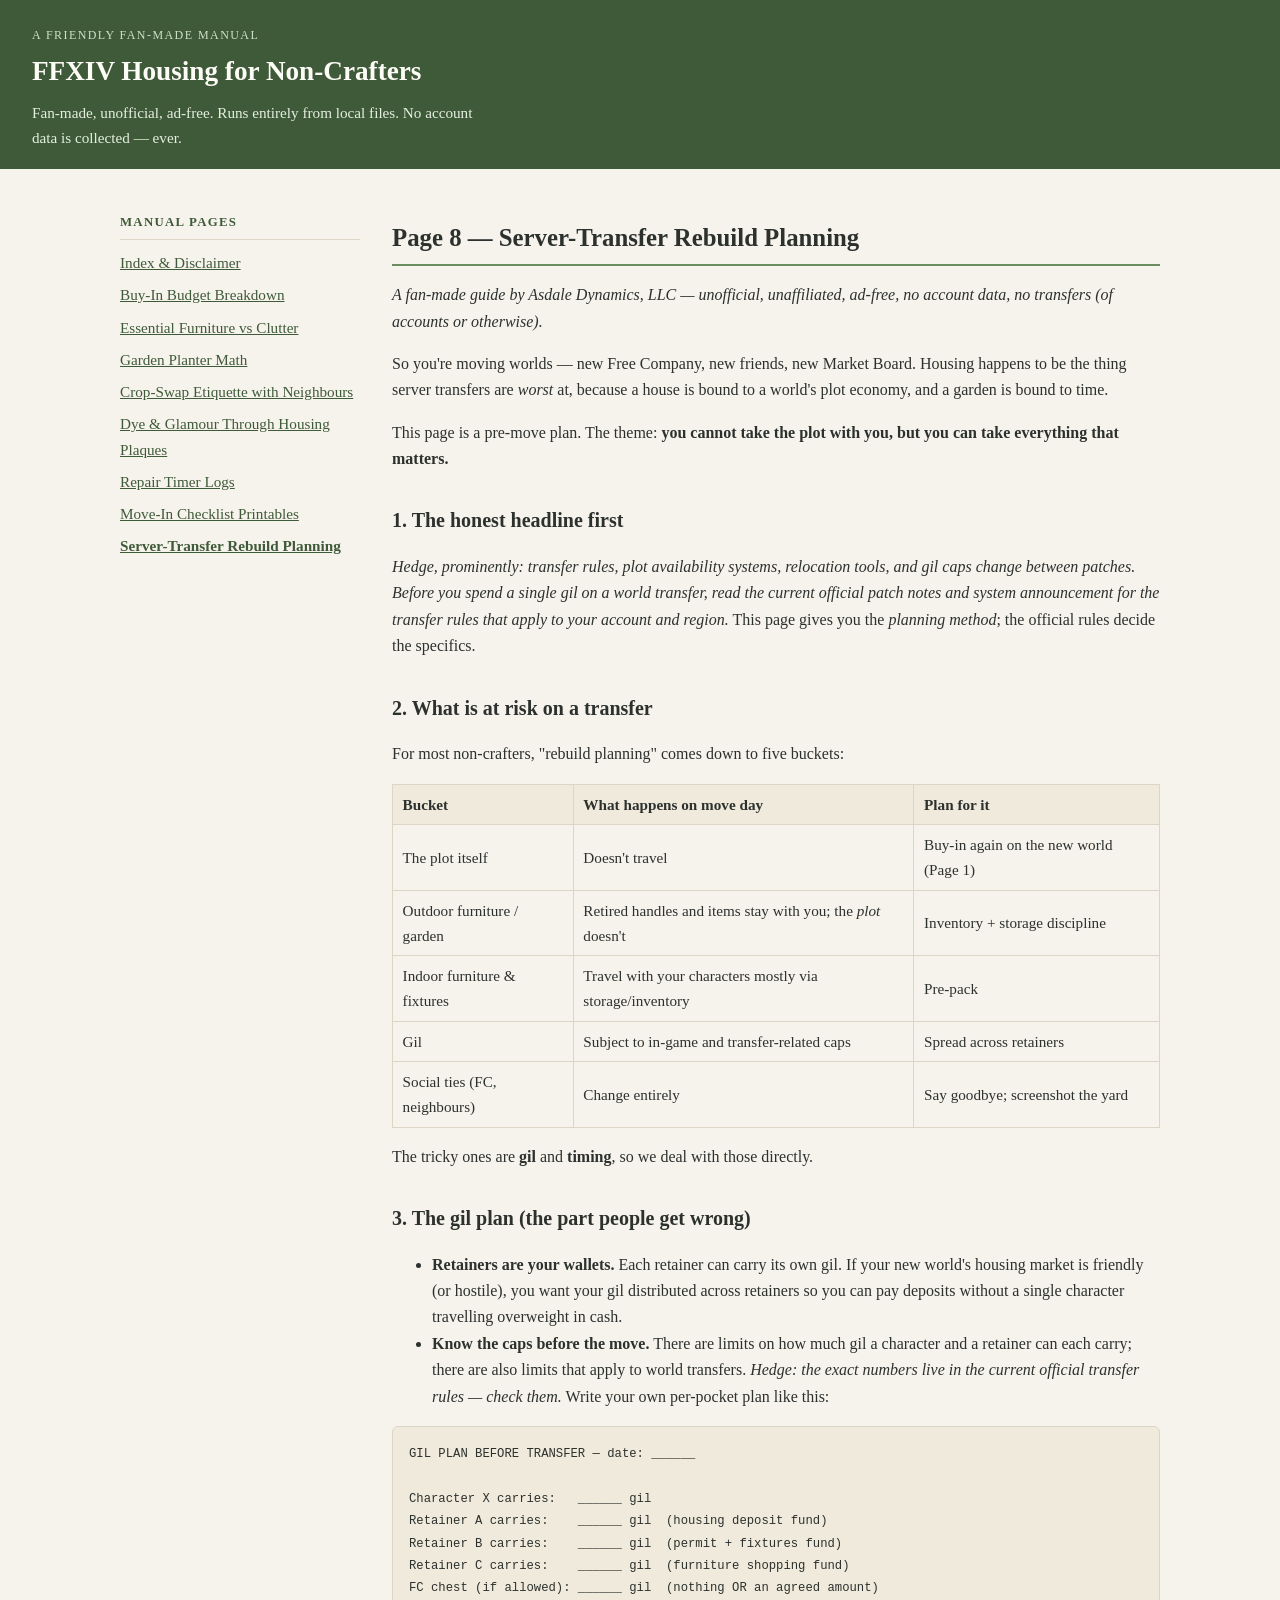
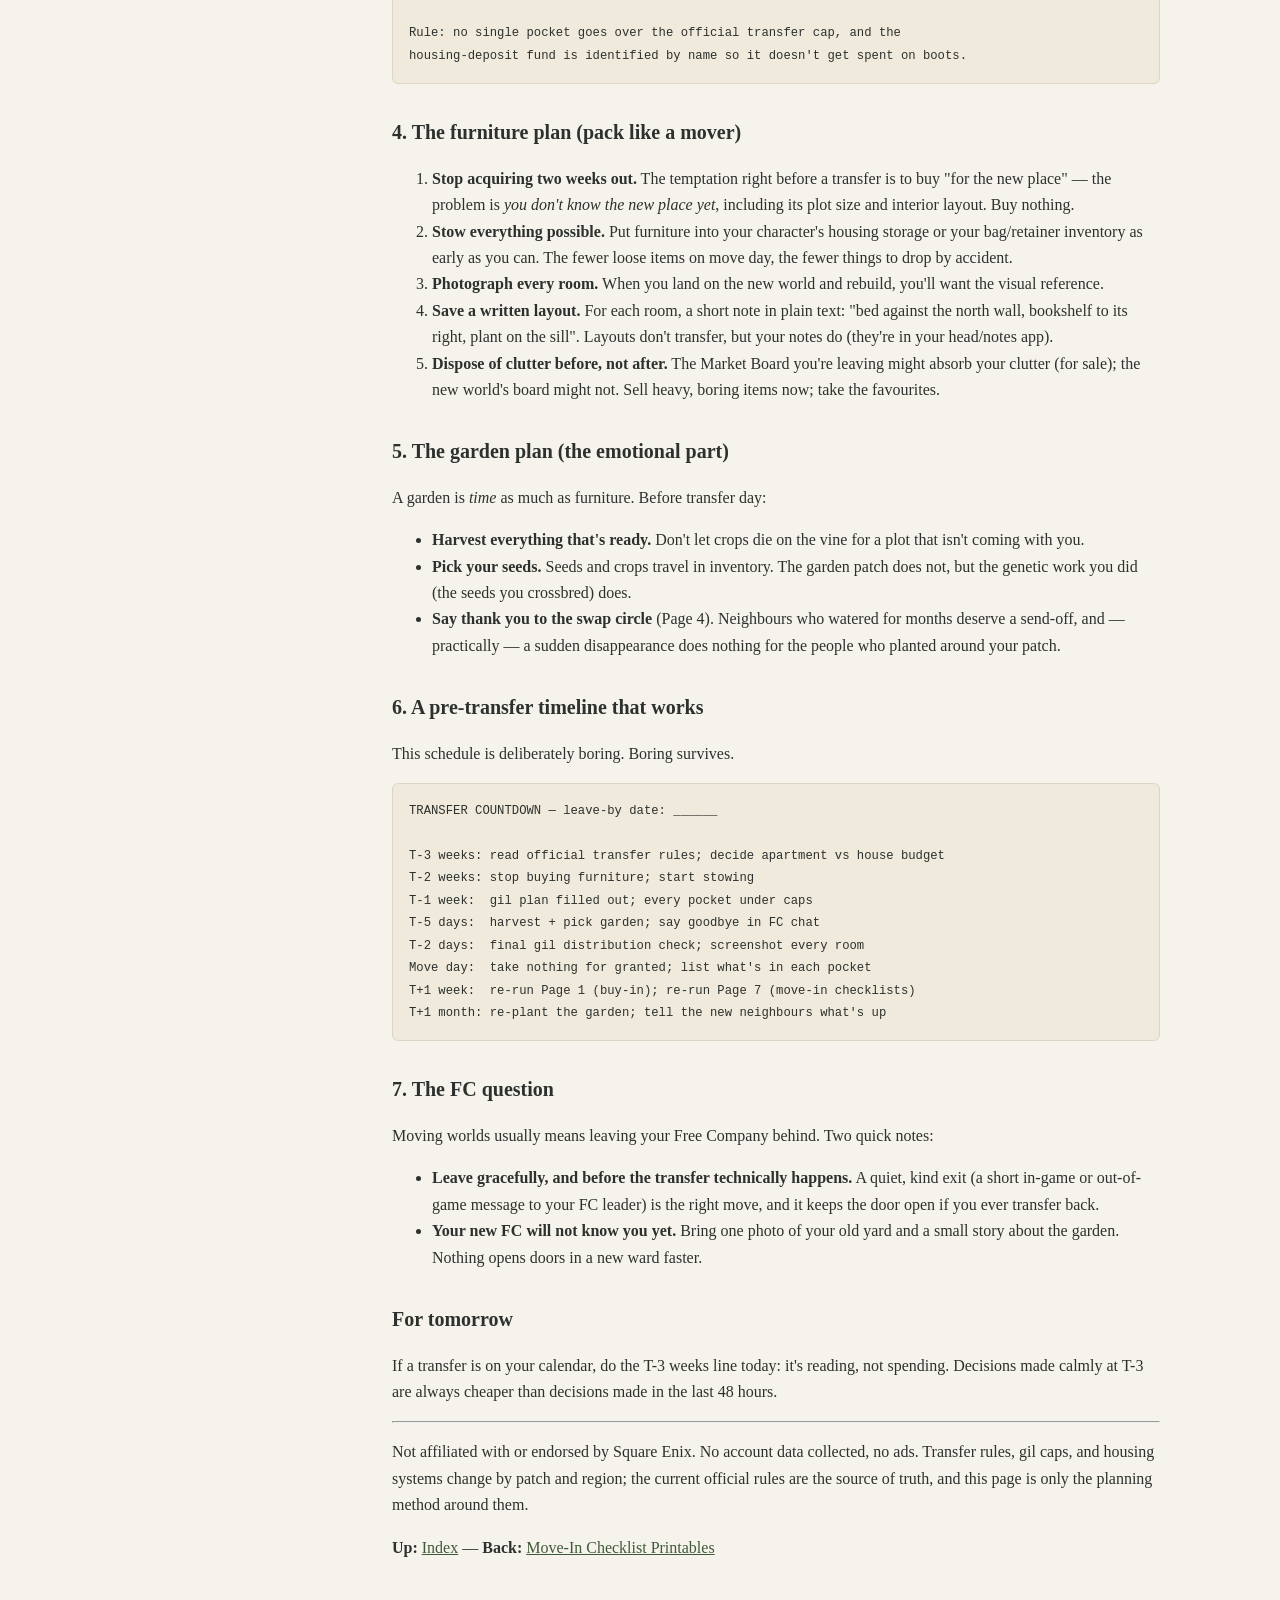
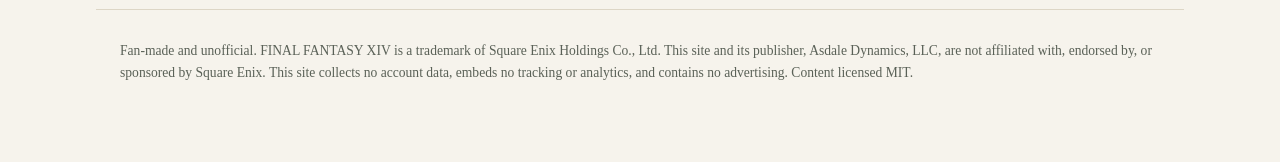
<file: site/08-server-transfer-rebuild-planning.html>
<!DOCTYPE html>
<html lang="en">
<head>
<meta charset="utf-8">
<meta name="viewport" content="width=device-width, initial-scale=1">
<meta name="robots" content="noindex, nofollow">
<meta name="description" content="Page 8 — Server-Transfer Rebuild Planning {#page-8-servertransfer-rebuild-planning} — A friendly fan-made manual. No ads, no tracking, no account data.">
<title>Page 8 — Server-Transfer Rebuild Planning {#page-8-servertransfer-rebuild-planning} — FFXIV Housing for Non-Crafters</title>
<link rel="stylesheet" href="assets/style.css">
</head>
<body>
<header class="site-header">
  <p class="kicker">A friendly fan-made manual</p>
  <h1 class="site-title"><a href="index.html">FFXIV Housing for Non-Crafters</a></h1>
  <p class="tagline">Fan-made, unofficial, ad-free. Runs entirely from local
  files. No account data is collected — ever.</p>
</header>
<div class="layout">
<nav aria-label="Manual pages">
  <h2 class="nav-title">Manual pages</h2>
  <ul class="nav-list">
<li><a href="index.html">Index &amp; Disclaimer</a></li>
<li><a href="01-buy-in-budget-breakdown.html">Buy-In Budget Breakdown</a></li>
<li><a href="02-essential-furniture-vs-clutter.html">Essential Furniture vs Clutter</a></li>
<li><a href="03-garden-planter-math.html">Garden Planter Math</a></li>
<li><a href="04-crop-swap-etiquette-with-neighbours.html">Crop-Swap Etiquette with Neighbours</a></li>
<li><a href="05-dye-and-glamour-through-housing-plaques.html">Dye &amp; Glamour Through Housing Plaques</a></li>
<li><a href="06-repair-timer-logs.html">Repair Timer Logs</a></li>
<li><a href="07-move-in-checklist-printables.html">Move-In Checklist Printables</a></li>
<li class="active"><a href="08-server-transfer-rebuild-planning.html">Server-Transfer Rebuild Planning</a></li>
  </ul>
</nav>
<main>
<h1 id="page-8-servertransfer-rebuild-planning">Page 8 — Server-Transfer Rebuild Planning</h1>
<p><em>A fan-made guide by Asdale Dynamics, LLC — unofficial, unaffiliated, ad-free,
no account data, no transfers (of accounts or otherwise).</em></p>
<p>So you're moving worlds — new Free Company, new friends, new Market Board.
Housing happens to be the thing server transfers are <em>worst</em> at, because a
house is bound to a world's plot economy, and a garden is bound to time.</p>
<p>This page is a pre-move plan. The theme: <strong>you cannot take the plot with you,
but you can take everything that matters.</strong></p>
<h2 id="1-the-honest-headline-first">1. The honest headline first</h2>
<p><em>Hedge, prominently: transfer rules, plot availability systems, relocation
tools, and gil caps change between patches. Before you spend a single gil on a
world transfer, read the current official patch notes and system announcement
for the transfer rules that apply to your account and region.</em> This page gives
you the <em>planning method</em>; the official rules decide the specifics.</p>
<h2 id="2-what-is-at-risk-on-a-transfer">2. What is at risk on a transfer</h2>
<p>For most non-crafters, "rebuild planning" comes down to five buckets:</p>
<table>
<thead>
<tr>
<th>Bucket</th>
<th>What happens on move day</th>
<th>Plan for it</th>
</tr>
</thead>
<tbody>
<tr>
<td>The plot itself</td>
<td>Doesn't travel</td>
<td>Buy-in again on the new world (Page 1)</td>
</tr>
<tr>
<td>Outdoor furniture / garden</td>
<td>Retired handles and items stay with you; the <em>plot</em> doesn't</td>
<td>Inventory + storage discipline</td>
</tr>
<tr>
<td>Indoor furniture &amp; fixtures</td>
<td>Travel with your characters mostly via storage/inventory</td>
<td>Pre-pack</td>
</tr>
<tr>
<td>Gil</td>
<td>Subject to in-game and transfer-related caps</td>
<td>Spread across retainers</td>
</tr>
<tr>
<td>Social ties (FC, neighbours)</td>
<td>Change entirely</td>
<td>Say goodbye; screenshot the yard</td>
</tr>
</tbody>
</table>
<p>The tricky ones are <strong>gil</strong> and <strong>timing</strong>, so we deal with those directly.</p>
<h2 id="3-the-gil-plan-the-part-people-get-wrong">3. The gil plan (the part people get wrong)</h2>
<ul>
<li><strong>Retainers are your wallets.</strong> Each retainer can carry its own gil. If your
  new world's housing market is friendly (or hostile), you want your gil
  distributed across retainers so you can pay deposits without a single
  character travelling overweight in cash.</li>
<li><strong>Know the caps before the move.</strong> There are limits on how much gil a
  character and a retainer can each carry; there are also limits that apply to
  world transfers. <em>Hedge: the exact numbers live in the current official
  transfer rules — check them.</em> Write your own per-pocket plan like this:</li>
</ul>
<pre><code class="language-plain">GIL PLAN BEFORE TRANSFER — date: ______

Character X carries:   ______ gil
Retainer A carries:    ______ gil  (housing deposit fund)
Retainer B carries:    ______ gil  (permit + fixtures fund)
Retainer C carries:    ______ gil  (furniture shopping fund)
FC chest (if allowed): ______ gil  (nothing OR an agreed amount)

Rule: no single pocket goes over the official transfer cap, and the
housing-deposit fund is identified by name so it doesn't get spent on boots.
</code></pre>
<h2 id="4-the-furniture-plan-pack-like-a-mover">4. The furniture plan (pack like a mover)</h2>
<ol>
<li><strong>Stop acquiring two weeks out.</strong> The temptation right before a transfer is
   to buy "for the new place" — the problem is <em>you don't know the new place
   yet</em>, including its plot size and interior layout. Buy nothing.</li>
<li><strong>Stow everything possible.</strong> Put furniture into your character's housing
   storage or your bag/retainer inventory as early as you can. The fewer
   loose items on move day, the fewer things to drop by accident.</li>
<li><strong>Photograph every room.</strong> When you land on the new world and rebuild,
   you'll want the visual reference.</li>
<li><strong>Save a written layout.</strong> For each room, a short note in plain text: "bed
   against the north wall, bookshelf to its right, plant on the sill".
   Layouts don't transfer, but your notes do (they're in your head/notes
   app).</li>
<li><strong>Dispose of clutter before, not after.</strong> The Market Board you're leaving
   might absorb your clutter (for sale); the new world's board might not. Sell
   heavy, boring items now; take the favourites.</li>
</ol>
<h2 id="5-the-garden-plan-the-emotional-part">5. The garden plan (the emotional part)</h2>
<p>A garden is <em>time</em> as much as furniture. Before transfer day:</p>
<ul>
<li><strong>Harvest everything that's ready.</strong> Don't let crops die on the vine for a
  plot that isn't coming with you.</li>
<li><strong>Pick your seeds.</strong> Seeds and crops travel in inventory. The garden patch
  does not, but the genetic work you did (the seeds you crossbred) does.</li>
<li><strong>Say thank you to the swap circle</strong> (Page 4). Neighbours who watered for
  months deserve a send-off, and — practically — a sudden disappearance does
  nothing for the people who planted around your patch.</li>
</ul>
<h2 id="6-a-pretransfer-timeline-that-works">6. A pre-transfer timeline that works</h2>
<p>This schedule is deliberately boring. Boring survives.</p>
<pre><code class="language-plain">TRANSFER COUNTDOWN — leave-by date: ______

T-3 weeks: read official transfer rules; decide apartment vs house budget
T-2 weeks: stop buying furniture; start stowing
T-1 week:  gil plan filled out; every pocket under caps
T-5 days:  harvest + pick garden; say goodbye in FC chat
T-2 days:  final gil distribution check; screenshot every room
Move day:  take nothing for granted; list what's in each pocket
T+1 week:  re-run Page 1 (buy-in); re-run Page 7 (move-in checklists)
T+1 month: re-plant the garden; tell the new neighbours what's up
</code></pre>
<h2 id="7-the-fc-question">7. The FC question</h2>
<p>Moving worlds usually means leaving your Free Company behind. Two quick notes:</p>
<ul>
<li><strong>Leave gracefully, and before the transfer technically happens.</strong> A quiet,
  kind exit (a short in-game or out-of-game message to your FC leader) is the
  right move, and it keeps the door open if you ever transfer back.</li>
<li><strong>Your new FC will not know you yet.</strong> Bring one photo of your old yard and
  a small story about the garden. Nothing opens doors in a new ward faster.</li>
</ul>
<h2 id="for-tomorrow">For tomorrow</h2>
<p>If a transfer is on your calendar, do the T-3 weeks line today: it's reading,
not spending. Decisions made calmly at T-3 are always cheaper than decisions
made in the last 48 hours.</p>
<hr />
<p>Not affiliated with or endorsed by Square Enix. No account data collected, no
ads. Transfer rules, gil caps, and housing systems change by patch and region;
the current official rules are the source of truth, and this page is only the
planning method around them.</p>
<p><strong>Up:</strong> <a href="index.html">Index</a> — <strong>Back:</strong> <a href="07-move-in-checklist-printables.html">Move-In Checklist Printables</a></p>
</main>
</div>
<footer class="site-footer">
  <p>Fan-made and unofficial. FINAL FANTASY XIV is a trademark of Square Enix Holdings Co., Ltd. This site and its publisher, Asdale Dynamics, LLC, are not affiliated with, endorsed by, or sponsored by Square Enix. This site collects no account data, embeds no tracking or analytics, and contains no advertising. Content licensed MIT.</p>
</footer>
</body>
</html>
</file>
<file: site/assets/style.css>
/* Style for the FFXIV Housing for Non-Crafters manual. */
:root {
  --bg: #f6f3ec;
  --panel: #fffdf7;
  --ink: #2d312e;
  --accent: #6a8d5f;
  --accent-dark: #3f5a38;
  --line: #ddd6c6;
  --code-bg: #efeadb;
}
* { box-sizing: border-box; }
body {
  margin: 0;
  font-family: Georgia, 'Times New Roman', serif;
  background: var(--bg);
  color: var(--ink);
  line-height: 1.65;
}
a { color: var(--accent-dark); }
a:hover { color: var(--accent); }
.site-header {
  background: var(--accent-dark);
  color: #fdfcf7;
  padding: 1.6rem 2rem 1.2rem;
}
.site-header .kicker {
  text-transform: uppercase;
  letter-spacing: 0.12em;
  font-size: 0.75rem;
  margin: 0;
  color: #cfe0c5;
}
.site-title { margin: 0.2rem 0; font-size: 1.7rem; }
.site-title a { color: #fdfcf7; text-decoration: none; }
.site-header .tagline { max-width: 60ch; margin: 0.4rem 0 0; font-size: 0.95rem; color: #e5efe0; }
.layout {
  display: flex;
  flex-wrap: wrap;
  gap: 2rem;
  max-width: 68rem;
  margin: 2rem auto;
  padding: 0 1.5rem;
}
nav { flex: 0 0 15rem; }
.nav-title {
  font-size: 0.8rem;
  text-transform: uppercase;
  letter-spacing: 0.1em;
  color: var(--accent-dark);
  border-bottom: 1px solid var(--line);
  padding-bottom: 0.35rem;
}
.nav-list { list-style: none; margin: 0; padding: 0; font-size: 0.95rem; }
.nav-list li { margin: 0.45rem 0; }
.nav-list li.active > a { font-weight: bold; }
main { flex: 1 1 32rem; min-width: 0; }
main h1 { font-size: 1.55rem; border-bottom: 2px solid var(--accent); padding-bottom: 0.3rem; }
main h2 { font-size: 1.25rem; margin-top: 2rem; }
main h3 { font-size: 1.05rem; }
main table { border-collapse: collapse; width: 100%; margin: 1rem 0; font-size: 0.95rem; }
main th, main td { border: 1px solid var(--line); padding: 0.45rem 0.6rem; text-align: left; }
main th { background: var(--code-bg); }
main pre {
  background: var(--code-bg);
  border: 1px solid var(--line);
  border-radius: 6px;
  padding: 1rem;
  overflow-x: auto;
  font-size: 0.85rem;
}
main code { background: var(--code-bg); padding: 0.1rem 0.3rem; border-radius: 3px; font-size: 0.9em; }
main pre code { background: none; padding: 0; }
main blockquote {
  margin: 1rem 0;
  padding: 0.5rem 1rem;
  border-left: 4px solid var(--accent);
  background: var(--panel);
  color: #4a5148;
}
footer.site-footer {
  max-width: 68rem;
  margin: 2rem auto 3rem;
  padding: 1rem 1.5rem;
  border-top: 1px solid var(--line);
  font-size: 0.85rem;
  color: #5a6157;
}
@media (max-width: 52rem) {
  nav { flex-basis: 100%; }
}
</file>
